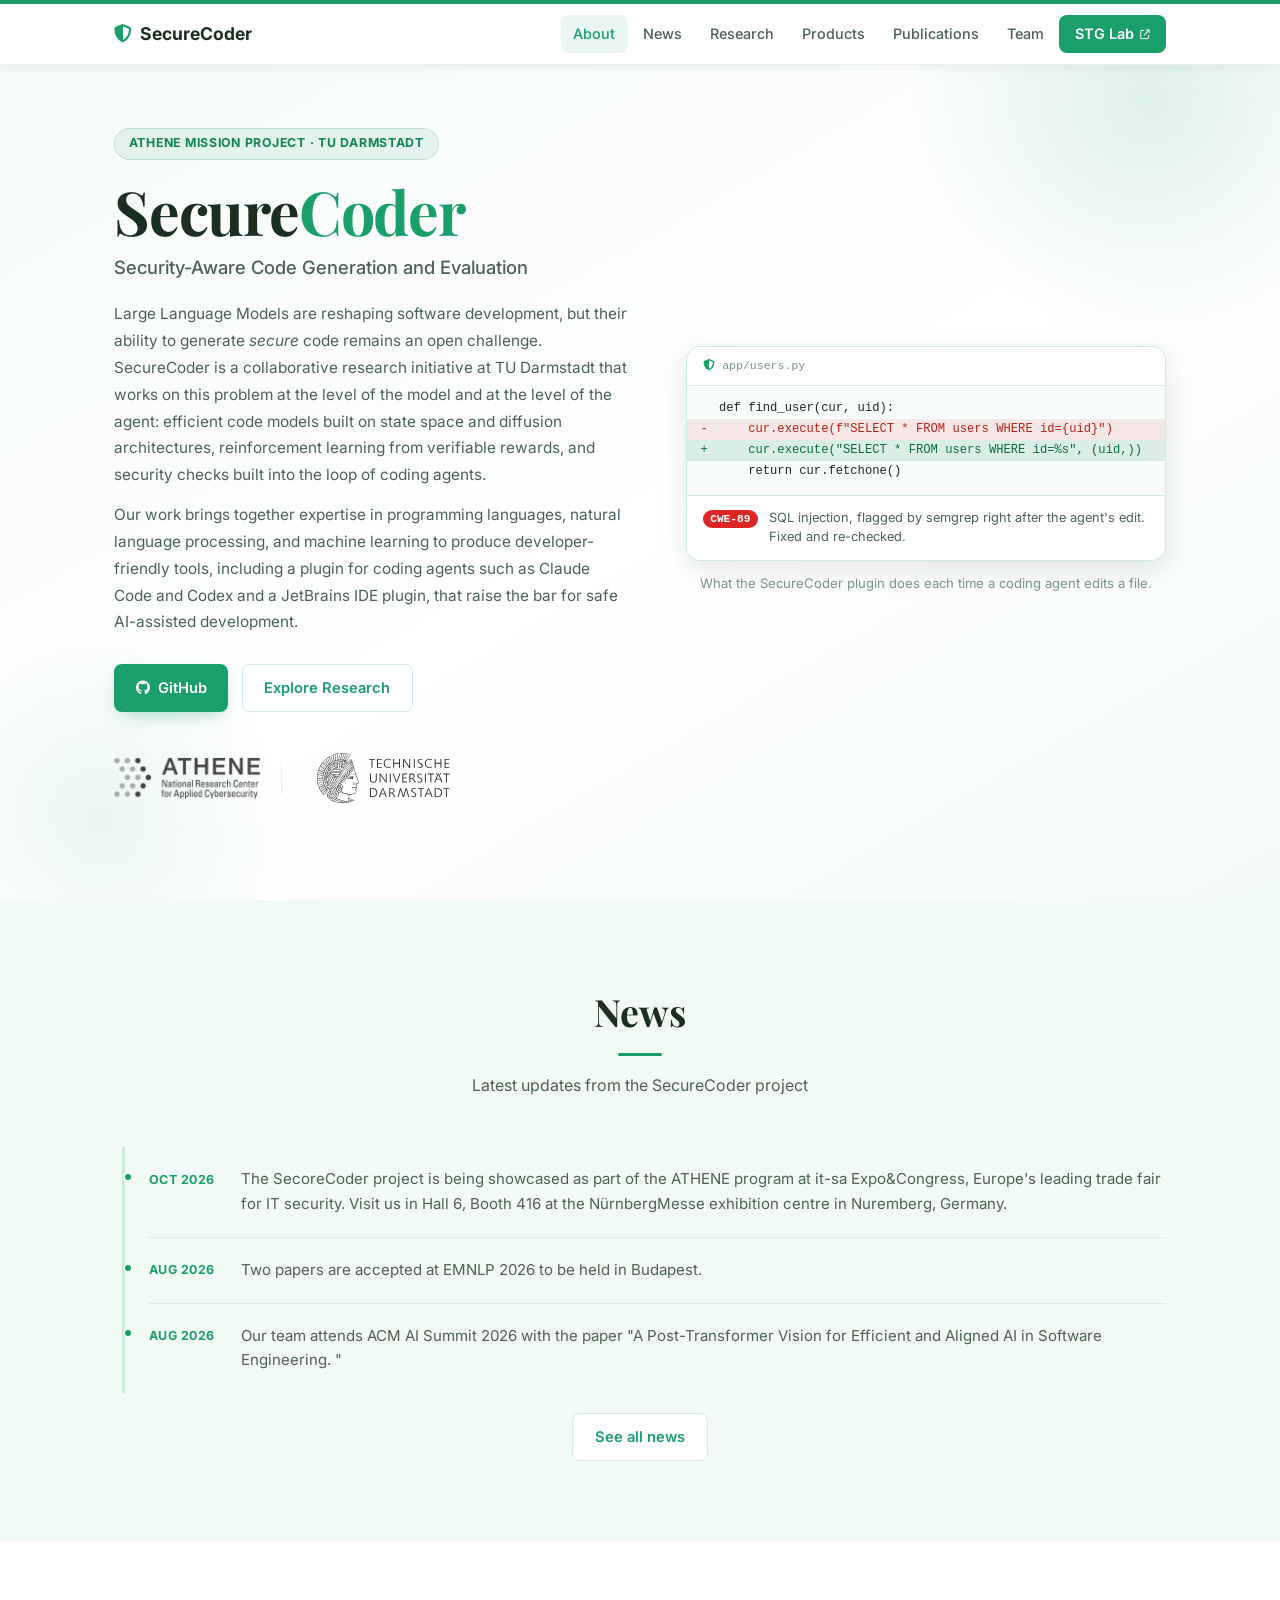
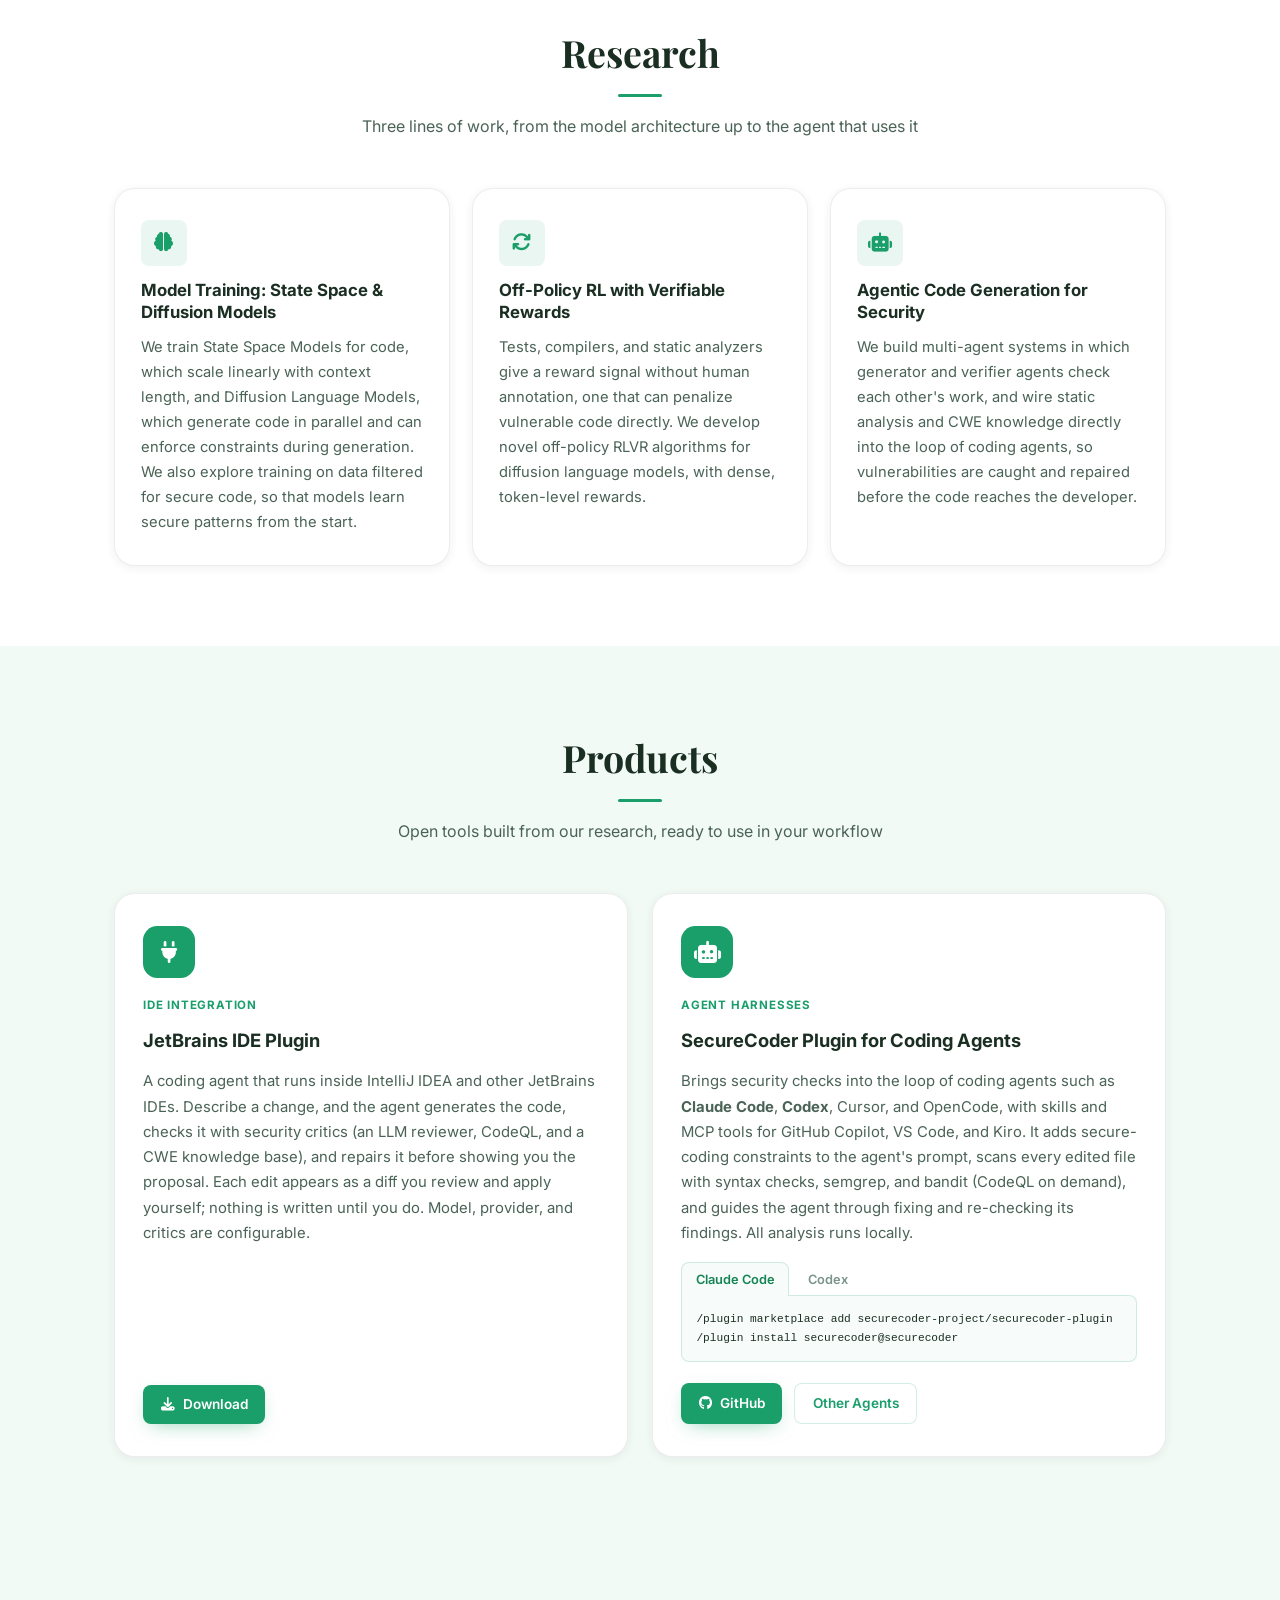
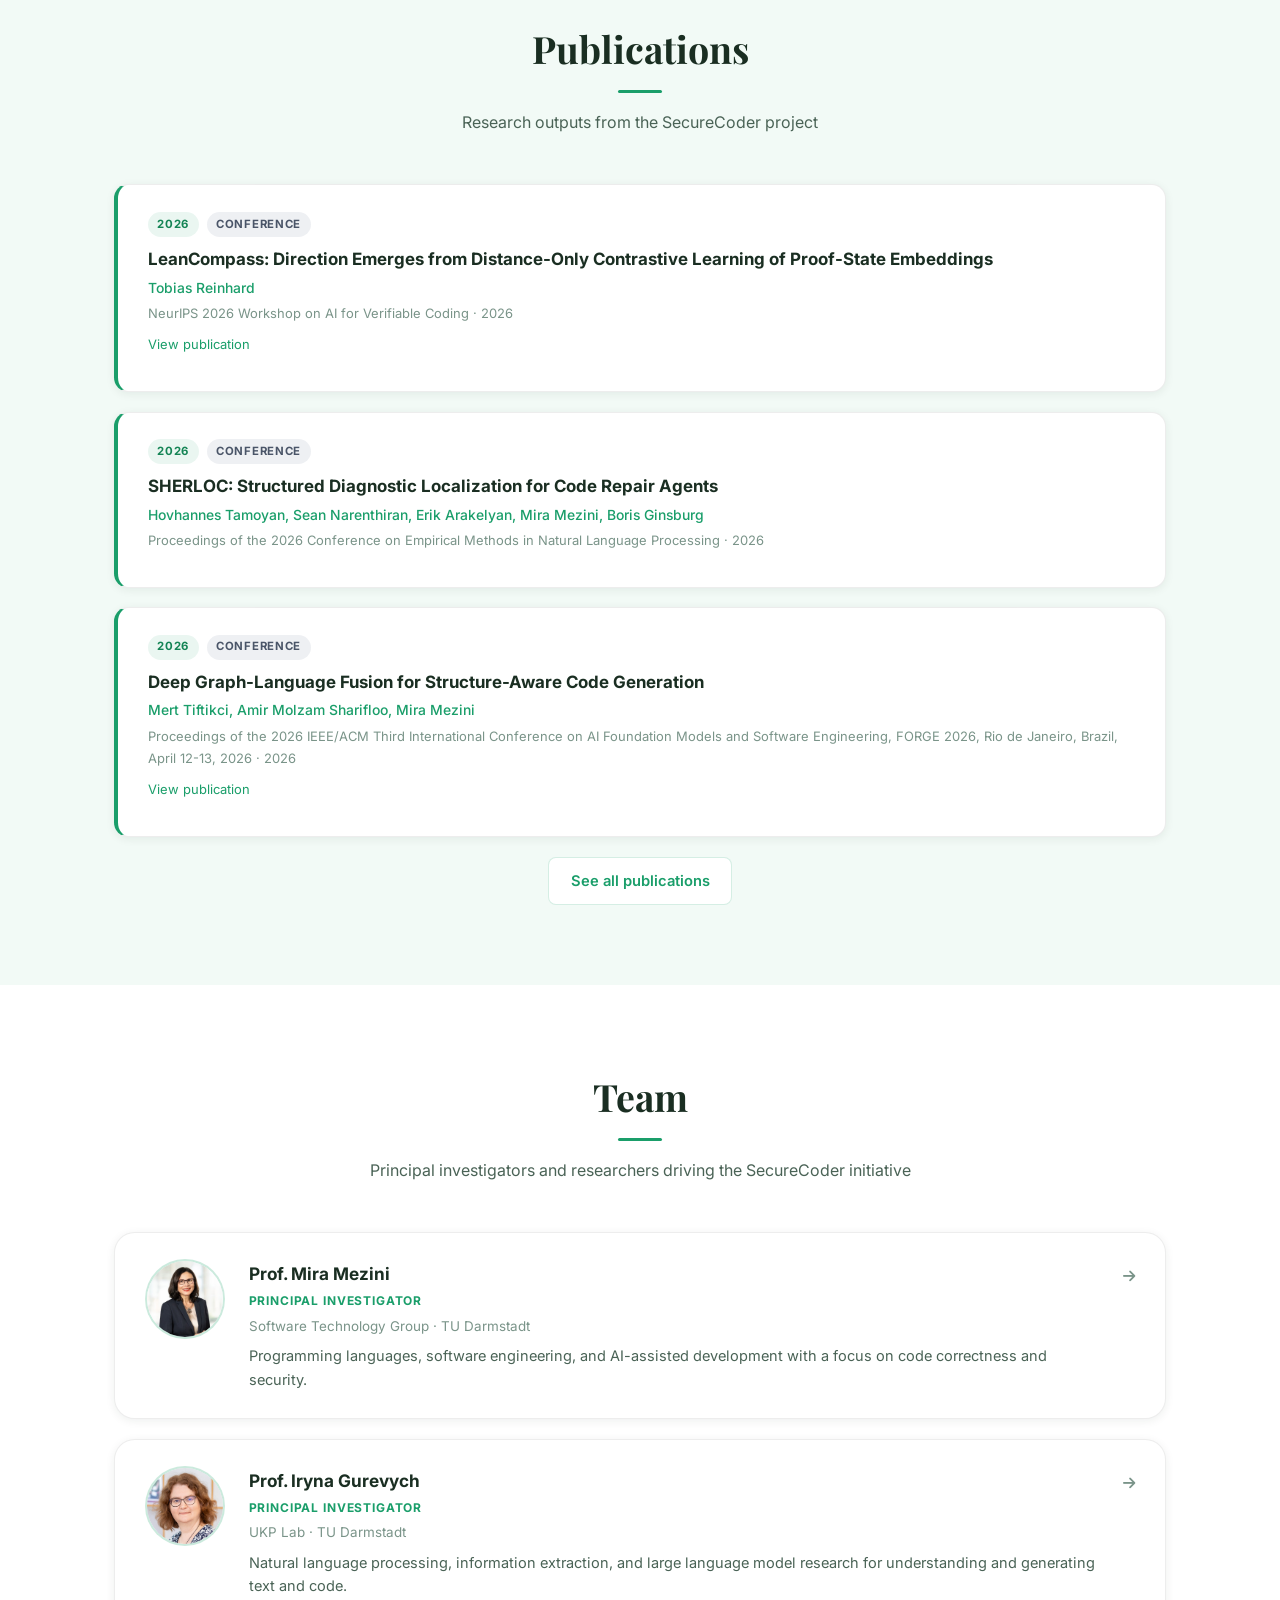
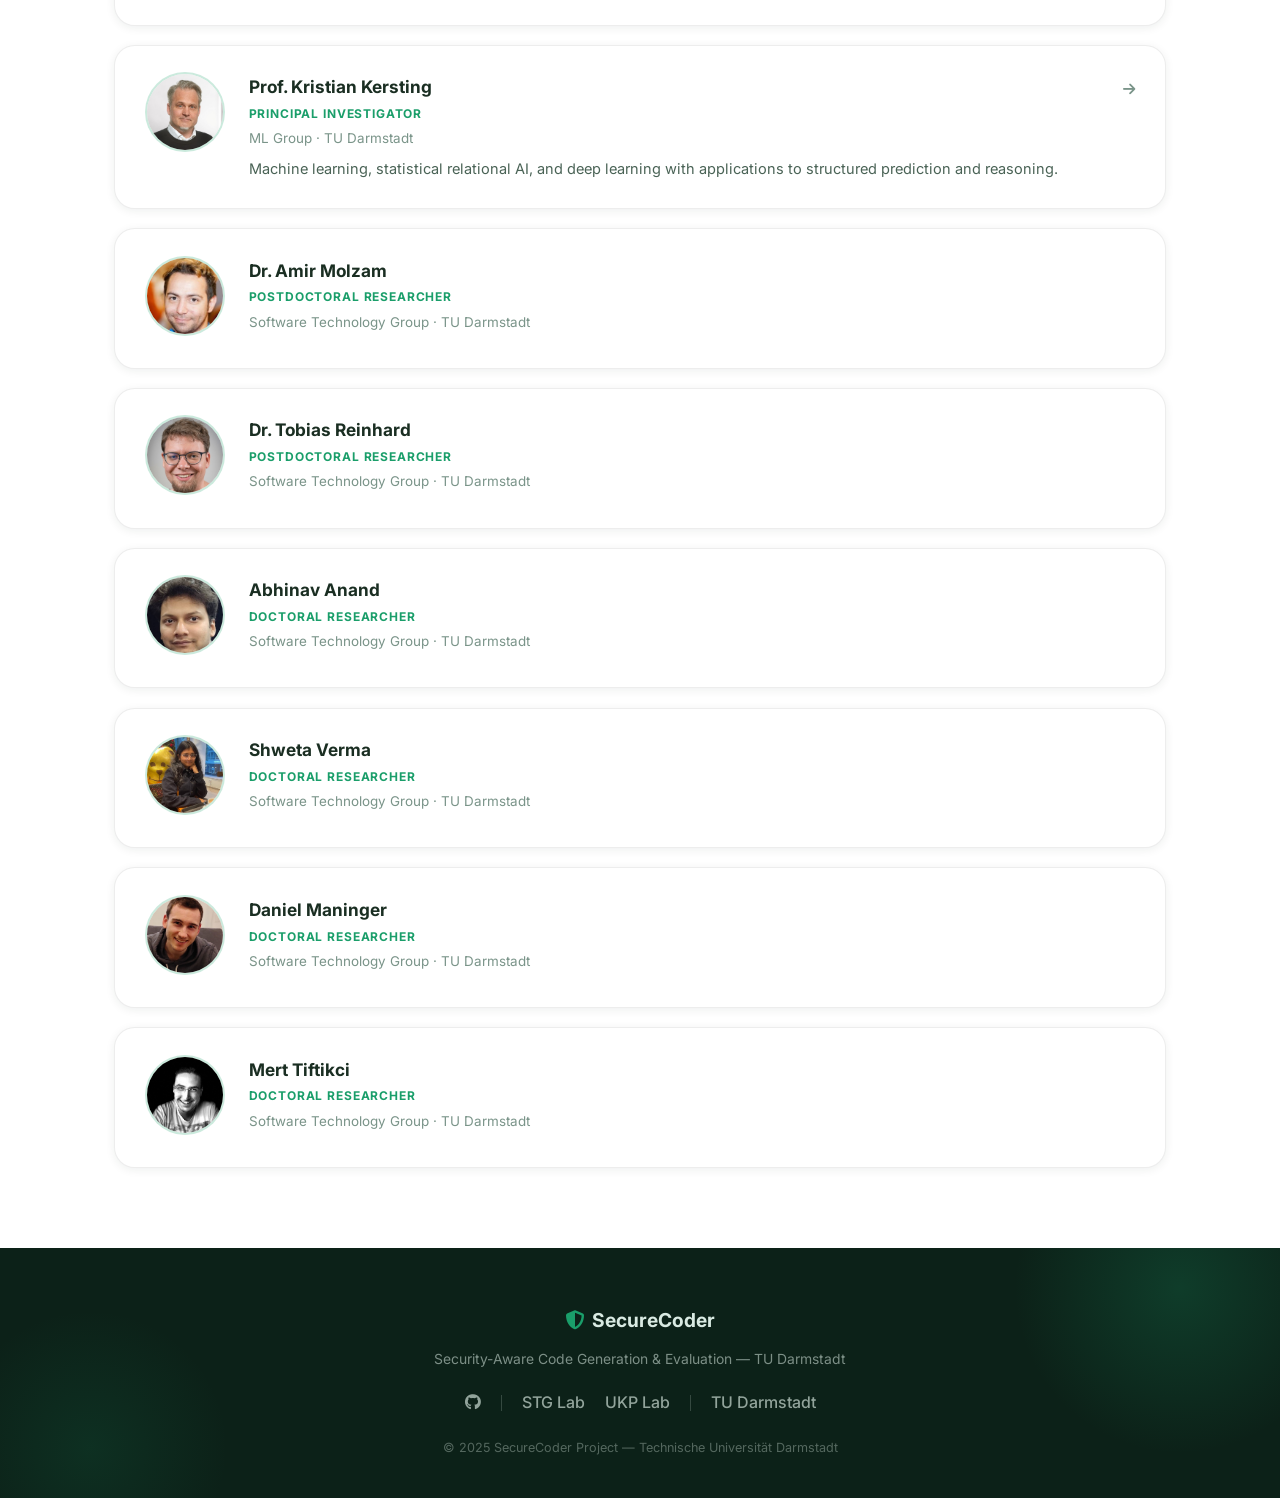
<file: index.html>
<!doctype html>
<html lang="en">
    <head>
        <meta charset="utf-8" />
        <meta name="viewport" content="width=device-width, initial-scale=1" />
        <meta
            name="description"
            content="SecureCoder, Security-aware code generation research at TU Darmstadt."
        />
        <meta
            name="keywords"
            content="SecureCoder, secure code generation, LLM, coding agents, security, TU Darmstadt"
        />
        <title>SecureCoder, Security-Aware Code Generation</title>

        <link rel="preconnect" href="https://fonts.googleapis.com" />
        <link rel="preconnect" href="https://fonts.gstatic.com" crossorigin />
        <link
            href="https://fonts.googleapis.com/css2?family=Inter:wght@300;400;500;600;700&family=Playfair+Display:wght@600;700&display=swap"
            rel="stylesheet"
        />
        <link
            rel="stylesheet"
            href="https://cdnjs.cloudflare.com/ajax/libs/font-awesome/6.5.0/css/all.min.css"
        />

        <link rel="stylesheet" href="./css/style.css" />
    </head>
    <body>
        <!-- ========== NAVBAR ========== -->
        <nav id="navbar" role="navigation" aria-label="main navigation">
            <div class="nav-inner">
                <a class="nav-brand" href="#about">
                    <span class="nav-logo-icon"
                        ><i class="fas fa-shield-halved"></i
                    ></span>
                    <span class="nav-logo-text">SecureCoder</span>
                </a>
                <button
                    class="nav-burger"
                    id="navBurger"
                    aria-label="Toggle menu"
                    aria-expanded="false"
                >
                    <span></span><span></span><span></span>
                </button>
                <ul class="nav-links" id="navLinks">
                    <li><a href="#about">About</a></li>
                    <li><a href="#news">News</a></li>
                    <li><a href="#research">Research</a></li>
                    <li><a href="#products">Products</a></li>
                    <li><a href="#publications">Publications</a></li>
                    <li><a href="#team">Team</a></li>
                    <li>
                        <a
                            href="https://www.st.informatik.tu-darmstadt.de/"
                            target="_blank"
                            rel="noopener"
                            class="nav-cta"
                            >STG Lab
                            <i
                                class="fas fa-arrow-up-right-from-square nav-ext-icon"
                            ></i
                        ></a>
                    </li>
                </ul>
            </div>
        </nav>

        <!-- ========== HERO / ABOUT ========== -->
        <section id="about" class="hero-section">
            <div class="hero-deco hero-deco-1"></div>
            <div class="hero-deco hero-deco-2"></div>
            <div class="container">
                <div class="hero-content">
                    <div class="hero-text">
                        <a
                            class="hero-badge"
                            href="https://www.athene-center.de/forschung/missionsprojekte"
                            target="_blank"
                            rel="noopener"
                            >ATHENE Mission Project &middot; TU Darmstadt</a
                        >
                        <h1 class="hero-title">
                            Secure<span class="accent">Coder</span>
                        </h1>
                        <p class="hero-subtitle">
                            Security-Aware Code Generation and Evaluation
                        </p>
                        <p class="hero-desc">
                            Large Language Models are reshaping software
                            development, but their ability to generate
                            <em>secure</em> code remains an open challenge.
                            SecureCoder is a collaborative research initiative
                            at TU Darmstadt that works on this problem at the
                            level of the model and at the level of the agent:
                            efficient code models built on state space and
                            diffusion architectures, reinforcement learning from
                            verifiable rewards, and security checks built into
                            the loop of coding agents.
                        </p>
                        <p class="hero-desc">
                            Our work brings together expertise in programming
                            languages, natural language processing, and machine
                            learning to produce developer-friendly tools,
                            including a plugin for coding agents such as Claude
                            Code and Codex and a JetBrains IDE plugin, that
                            raise the bar for safe AI-assisted development.
                        </p>
                        <div class="hero-links">
                            <a
                                href="https://github.com/SecureCoder-Project"
                                class="btn btn-primary"
                                target="_blank"
                                rel="noopener"
                            >
                                <i class="fab fa-github"></i> GitHub
                            </a>
                            <a href="#research" class="btn btn-outline"
                                >Explore Research</a
                            >
                        </div>
                        <div class="hero-affiliations">
                            <a
                                href="https://www.athene-center.de/forschung/missionsprojekte"
                                target="_blank"
                                rel="noopener"
                                class="affil-logo"
                                aria-label="ATHENE Mission Projects"
                            >
                                <img
                                    src="./static/images/Logo_of_ATHENE.png"
                                    alt="ATHENE Center"
                                    class="logo-athene"
                                />
                            </a>
                            <span class="affil-sep"></span>
                            <a
                                href="https://www.tu-darmstadt.de/"
                                target="_blank"
                                rel="noopener"
                                class="affil-logo"
                                aria-label="TU Darmstadt"
                            >
                                <img
                                    src="./static/images/tuda_logo_RGB.svg"
                                    alt="TU Darmstadt"
                                    class="logo-tuda"
                                />
                            </a>
                        </div>
                    </div>
                    <figure class="hero-visual hero-figure">
                        <div
                            class="diff"
                            role="img"
                            aria-label="Code diff: an agent's SQL query built with an f-string is flagged as CWE-89 SQL injection and replaced with a parameterized query."
                        >
                            <div class="diff-file">
                                <i class="fas fa-shield-halved"></i>
                                app/users.py
                            </div>
                            <pre
                                class="diff-body"
                                aria-hidden="true"
                            ><code><span class="ln">def find_user(cur, uid):</span>
<span class="ln ln-del">    cur.execute(f"SELECT * FROM users WHERE id={uid}")</span>
<span class="ln ln-add">    cur.execute("SELECT * FROM users WHERE id=%s", (uid,))</span>
<span class="ln">    return cur.fetchone()</span></code></pre>
                            <p class="diff-finding" aria-hidden="true">
                                <span class="finding-rule">CWE-89</span>
                                <span
                                    >SQL injection, flagged by semgrep right
                                    after the agent's edit. Fixed and
                                    re-checked.</span
                                >
                            </p>
                        </div>
                        <figcaption>
                            What the SecureCoder plugin does each time a coding
                            agent edits a file.
                        </figcaption>
                    </figure>
                </div>
            </div>
        </section>

        <!-- ========== NEWS ========== -->
        <section id="news" class="section section-subtle">
            <div class="container">
                <div class="section-header">
                    <h2 class="section-heading">News</h2>
                    <p class="section-sub">
                        Latest updates from the SecureCoder project
                    </p>
                </div>
                <div class="news-list" id="newsList" data-limit="3">
                    <div class="news-item">
                        <span class="news-date">Loading...</span>
                        <div class="news-body">
                            <p>Loading news updates...</p>
                        </div>
                    </div>
                </div>
                <div class="news-actions">
                    <a href="./news.html" class="btn btn-outline">
                        See all news
                    </a>
                </div>
            </div>
        </section>

        <!-- ========== RESEARCH ========== -->
        <section id="research" class="section section-default">
            <div class="container">
                <div class="section-header">
                    <h2 class="section-heading">Research</h2>
                    <p class="section-sub">
                        Three lines of work, from the model architecture up to
                        the agent that uses it
                    </p>
                </div>
                <div class="research-grid">
                    <div class="research-card">
                        <div class="research-icon">
                            <i class="fas fa-brain"></i>
                        </div>
                        <h3>
                            Model Training: State Space &amp; Diffusion Models
                        </h3>
                        <p>
                            We train State Space Models for code, which scale
                            linearly with context length, and Diffusion Language
                            Models, which generate code in parallel and can
                            enforce constraints during generation. We also
                            explore training on data filtered for secure code,
                            so that models learn secure patterns from the start.
                        </p>
                    </div>

                    <div class="research-card">
                        <div class="research-icon">
                            <i class="fas fa-arrows-rotate"></i>
                        </div>
                        <h3>Off-Policy RL with Verifiable Rewards</h3>
                        <p>
                            Tests, compilers, and static analyzers give a reward
                            signal without human annotation, one that can
                            penalize vulnerable code directly. We develop novel
                            off-policy RLVR algorithms for diffusion language
                            models, with dense, token-level rewards.
                        </p>
                    </div>

                    <div class="research-card">
                        <div class="research-icon">
                            <i class="fas fa-robot"></i>
                        </div>
                        <h3>Agentic Code Generation for Security</h3>
                        <p>
                            We build multi-agent systems in which generator and
                            verifier agents check each other's work, and wire
                            static analysis and CWE knowledge directly into the
                            loop of coding agents, so vulnerabilities are caught
                            and repaired before the code reaches the developer.
                        </p>
                    </div>
                </div>
            </div>
        </section>

        <!-- ========== PRODUCTS ========== -->
        <section id="products" class="section section-subtle">
            <div class="container">
                <div class="section-header">
                    <h2 class="section-heading">Products</h2>
                    <p class="section-sub">
                        Open tools built from our research, ready to use in your
                        workflow
                    </p>
                </div>
                <div class="products-grid">
                    <div class="product-card">
                        <div class="product-icon">
                            <i class="fas fa-plug"></i>
                        </div>
                        <div class="product-label">IDE Integration</div>
                        <h3>JetBrains IDE Plugin</h3>
                        <p>
                            A coding agent that runs inside IntelliJ IDEA and
                            other JetBrains IDEs. Describe a change, and the
                            agent generates the code, checks it with security
                            critics (an LLM reviewer, CodeQL, and a CWE
                            knowledge base), and repairs it before showing you
                            the proposal. Each edit appears as a diff you review
                            and apply yourself; nothing is written until you do.
                            Model, provider, and critics are configurable.
                        </p>
                        <div class="product-actions">
                            <a
                                href="https://plugins.jetbrains.com/plugin/28916-securecoder"
                                class="btn btn-primary"
                                target="_blank"
                                rel="noopener"
                            >
                                <i class="fas fa-download"></i> Download
                            </a>
                        </div>
                    </div>

                    <div class="product-card">
                        <div class="product-icon">
                            <i class="fas fa-robot"></i>
                        </div>
                        <div class="product-label">Agent Harnesses</div>
                        <h3>SecureCoder Plugin for Coding Agents</h3>
                        <p>
                            Brings security checks into the loop of coding
                            agents such as <strong>Claude Code</strong>,
                            <strong>Codex</strong>, Cursor, and OpenCode, with
                            skills and MCP tools for GitHub Copilot, VS Code,
                            and Kiro. It adds secure-coding constraints to the
                            agent's prompt, scans every edited file with syntax
                            checks, semgrep, and bandit (CodeQL on demand), and
                            guides the agent through fixing and re-checking its
                            findings. All analysis runs locally.
                        </p>
                        <div class="install">
                            <div
                                class="install-tabs"
                                role="tablist"
                                aria-label="Install command"
                            >
                                <button
                                    role="tab"
                                    id="tab-claude"
                                    aria-controls="panel-claude"
                                    aria-selected="true"
                                >
                                    Claude Code
                                </button>
                                <button
                                    role="tab"
                                    id="tab-codex"
                                    aria-controls="panel-codex"
                                    aria-selected="false"
                                    tabindex="-1"
                                >
                                    Codex
                                </button>
                            </div>
                            <pre
                                class="install-panel"
                                role="tabpanel"
                                id="panel-claude"
                                aria-labelledby="tab-claude"
                                tabindex="0"
                            ><code>/plugin marketplace add securecoder-project/securecoder-plugin
/plugin install securecoder@securecoder</code></pre>
                            <pre
                                class="install-panel"
                                role="tabpanel"
                                id="panel-codex"
                                aria-labelledby="tab-codex"
                                tabindex="0"
                                hidden
                            ><code>codex plugin marketplace add securecoder-project/securecoder-plugin
codex plugin add securecoder@securecoder</code></pre>
                        </div>
                        <div class="product-actions">
                            <a
                                href="https://github.com/securecoder-project/securecoder-plugin"
                                class="btn btn-primary"
                                target="_blank"
                                rel="noopener"
                            >
                                <i class="fab fa-github"></i> GitHub
                            </a>
                            <a
                                href="https://github.com/securecoder-project/securecoder-plugin/blob/main/INSTALL.md"
                                class="btn btn-outline"
                                target="_blank"
                                rel="noopener"
                                >Other Agents</a
                            >
                        </div>
                    </div>
                </div>
            </div>
        </section>

        <!-- ========== PUBLICATIONS ========== -->
        <section id="publications" class="section section-subtle">
            <div class="container">
                <div class="section-header">
                    <h2 class="section-heading">Publications</h2>
                    <p class="section-sub">
                        Research outputs from the SecureCoder project
                    </p>
                </div>
                <div class="pub-list" id="pubList" data-limit="3">
                    <div class="pub-card">
                        <p class="pub-venue">
                            Loading publications from BibTeX...
                        </p>
                    </div>
                </div>
                <div class="pub-actions">
                    <a href="./publications.html" class="btn btn-outline">
                        See all publications
                    </a>
                </div>
            </div>
        </section>

        <!-- ========== TEAM ========== -->
        <section id="team" class="section section-default">
            <div class="container">
                <div class="section-header">
                    <h2 class="section-heading">Team</h2>
                    <p class="section-sub">
                        Principal investigators and researchers driving the
                        SecureCoder initiative
                    </p>
                </div>
                <div class="team-grid">
                    <a
                        class="team-card"
                        href="https://www.st.informatik.tu-darmstadt.de/people/mira_mezini/"
                        target="_blank"
                        rel="noopener"
                    >
                        <div class="team-avatar">
                            <img
                                src="./static/images/hessianAI_MiraMezini_0x415.jpg"
                                alt="Mira Mezini"
                            />
                        </div>
                        <div class="team-info">
                            <div class="team-name">Prof. Mira Mezini</div>
                            <div class="team-role">Principal Investigator</div>
                            <div class="team-affiliation">
                                Software Technology Group &middot; TU Darmstadt
                            </div>
                            <p class="team-focus">
                                Programming languages, software engineering, and
                                AI-assisted development with a focus on code
                                correctness and security.
                            </p>
                        </div>
                        <span class="team-link-icon"
                            ><i class="fas fa-arrow-right"></i
                        ></span>
                    </a>

                    <a
                        class="team-card"
                        href="https://www.informatik.tu-darmstadt.de/ukp/ukp_home/head_ukp/index.en.jsp"
                        target="_blank"
                        rel="noopener"
                    >
                        <div class="team-avatar">
                            <img
                                src="./static/images/Iryna-Gurevych_Ruediger-Dunker_2022_1zu1_415x415.png"
                                alt="Iryna Gurevych"
                            />
                        </div>
                        <div class="team-info">
                            <div class="team-name">Prof. Iryna Gurevych</div>
                            <div class="team-role">Principal Investigator</div>
                            <div class="team-affiliation">
                                UKP Lab &middot; TU Darmstadt
                            </div>
                            <p class="team-focus">
                                Natural language processing, information
                                extraction, and large language model research
                                for understanding and generating text and code.
                            </p>
                        </div>
                        <span class="team-link-icon"
                            ><i class="fas fa-arrow-right"></i
                        ></span>
                    </a>

                    <a
                        class="team-card"
                        href="https://www.ml.informatik.tu-darmstadt.de/people/kkersting/index.html"
                        target="_blank"
                        rel="noopener"
                    >
                        <div class="team-avatar">
                            <img
                                src="./static/images/kersting_kristian_2503x3466_415x415.jpg"
                                alt="Kristian Kersting"
                            />
                        </div>
                        <div class="team-info">
                            <div class="team-name">Prof. Kristian Kersting</div>
                            <div class="team-role">Principal Investigator</div>
                            <div class="team-affiliation">
                                ML Group &middot; TU Darmstadt
                            </div>
                            <p class="team-focus">
                                Machine learning, statistical relational AI, and
                                deep learning with applications to structured
                                prediction and reasoning.
                            </p>
                        </div>
                        <span class="team-link-icon"
                            ><i class="fas fa-arrow-right"></i
                        ></span>
                    </a>

                    <div class="team-card">
                        <div class="team-avatar">
                            <img
                                src="./static/images/Amir_Molzam_Sharifloo.jpg"
                                alt="Dr. Amir Molzam"
                            />
                        </div>
                        <div class="team-info">
                            <div class="team-name">Dr. Amir Molzam</div>
                            <div class="team-role">Postdoctoral Researcher</div>
                            <div class="team-affiliation">
                                Software Technology Group &middot; TU Darmstadt
                            </div>
                        </div>
                    </div>

                    <div class="team-card">
                        <div class="team-avatar">
                            <img
                                src="./static/images/Tobias_Reinhard.jpg"
                                alt="Dr. Tobias Reinhard"
                            />
                        </div>
                        <div class="team-info">
                            <div class="team-name">Dr. Tobias Reinhard</div>
                            <div class="team-role">Postdoctoral Researcher</div>
                            <div class="team-affiliation">
                                Software Technology Group &middot; TU Darmstadt
                            </div>
                        </div>
                    </div>

                    <div class="team-card">
                        <div class="team-avatar">
                            <img
                                src="./static/images/Abhinav_Anand.jpg"
                                alt="Abhinav Anand"
                            />
                        </div>
                        <div class="team-info">
                            <div class="team-name">Abhinav Anand</div>
                            <div class="team-role">Doctoral Researcher</div>
                            <div class="team-affiliation">
                                Software Technology Group &middot; TU Darmstadt
                            </div>
                        </div>
                    </div>

                    <div class="team-card">
                        <div class="team-avatar">
                            <img
                                src="./static/images/Shweta_Verma.jpg"
                                alt="Shweta Verma"
                            />
                        </div>
                        <div class="team-info">
                            <div class="team-name">Shweta Verma</div>
                            <div class="team-role">Doctoral Researcher</div>
                            <div class="team-affiliation">
                                Software Technology Group &middot; TU Darmstadt
                            </div>
                        </div>
                    </div>

                    <div class="team-card">
                        <div class="team-avatar">
                            <img
                                src="./static/images/Daniel_Maninger.jpg"
                                alt="Daniel Maninger"
                            />
                        </div>
                        <div class="team-info">
                            <div class="team-name">Daniel Maninger</div>
                            <div class="team-role">Doctoral Researcher</div>
                            <div class="team-affiliation">
                                Software Technology Group &middot; TU Darmstadt
                            </div>
                        </div>
                    </div>

                    <div class="team-card">
                        <div class="team-avatar">
                            <img
                                src="./static/images/Mert_Tiftikci.jpg"
                                alt="Mert Tiftikci"
                            />
                        </div>
                        <div class="team-info">
                            <div class="team-name">Mert Tiftikci</div>
                            <div class="team-role">Doctoral Researcher</div>
                            <div class="team-affiliation">
                                Software Technology Group &middot; TU Darmstadt
                            </div>
                        </div>
                    </div>
                </div>
            </div>
        </section>

        <!-- ========== FOOTER ========== -->
        <footer class="site-footer">
            <div class="footer-deco footer-deco-1"></div>
            <div class="footer-deco footer-deco-2"></div>
            <div class="container footer-inner">
                <div class="footer-brand">
                    <span class="footer-logo-icon"
                        ><i class="fas fa-shield-halved"></i
                    ></span>
                    <span class="footer-logo-text">SecureCoder</span>
                </div>
                <p class="footer-tagline">
                    Security-Aware Code Generation &amp; Evaluation &mdash; TU
                    Darmstadt
                </p>
                <div class="footer-links">
                    <a
                        href="https://github.com/SecureCoder-Project"
                        target="_blank"
                        rel="noopener"
                        aria-label="GitHub"
                        ><i class="fab fa-github"></i
                    ></a>
                    <span class="footer-divider"></span>
                    <a
                        href="https://www.st.informatik.tu-darmstadt.de/"
                        target="_blank"
                        rel="noopener"
                        >STG Lab</a
                    >
                    <a
                        href="https://www.informatik.tu-darmstadt.de/ukp"
                        target="_blank"
                        rel="noopener"
                        >UKP Lab</a
                    >
                    <span class="footer-divider"></span>
                    <a
                        href="https://www.tu-darmstadt.de/"
                        target="_blank"
                        rel="noopener"
                        >TU Darmstadt</a
                    >
                </div>
                <p class="footer-copy">
                    &copy; 2025 SecureCoder Project &mdash; Technische
                    Universit&auml;t Darmstadt
                </p>
            </div>
        </footer>

        <script src="./js/main.js?v=20260504"></script>
    </body>
</html>
</file>
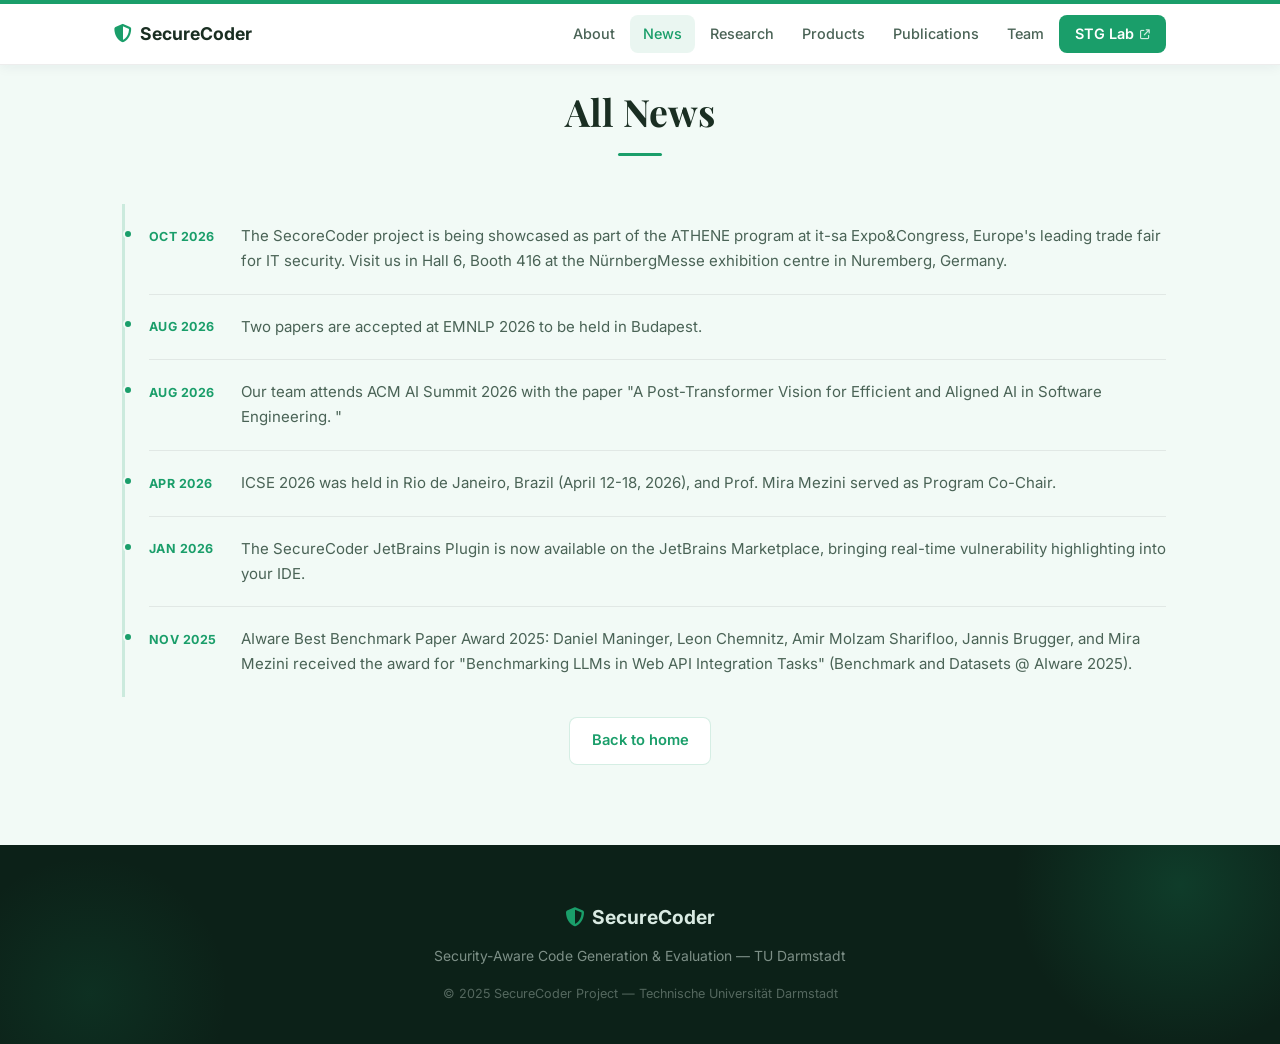
<file: news.html>
<!doctype html>
<html lang="en">
    <head>
        <meta charset="utf-8" />
        <meta name="viewport" content="width=device-width, initial-scale=1" />
        <meta
            name="description"
            content="All SecureCoder news updates."
        />
        <meta
            name="keywords"
            content="SecureCoder, news, updates, TU Darmstadt"
        />
        <title>SecureCoder News</title>

        <link rel="preconnect" href="https://fonts.googleapis.com" />
        <link rel="preconnect" href="https://fonts.gstatic.com" crossorigin />
        <link
            href="https://fonts.googleapis.com/css2?family=Inter:wght@300;400;500;600;700&family=Playfair+Display:wght@600;700&display=swap"
            rel="stylesheet"
        />
        <link
            rel="stylesheet"
            href="https://cdnjs.cloudflare.com/ajax/libs/font-awesome/6.5.0/css/all.min.css"
        />

        <link rel="stylesheet" href="./css/style.css" />
    </head>
    <body>
        <nav id="navbar" role="navigation" aria-label="main navigation">
            <div class="nav-inner">
                <a class="nav-brand" href="./index.html#about">
                    <span class="nav-logo-icon"
                        ><i class="fas fa-shield-halved"></i
                    ></span>
                    <span class="nav-logo-text">SecureCoder</span>
                </a>
                <button
                    class="nav-burger"
                    id="navBurger"
                    aria-label="Toggle menu"
                    aria-expanded="false"
                >
                    <span></span><span></span><span></span>
                </button>
                <ul class="nav-links" id="navLinks">
                    <li><a href="./index.html#about">About</a></li>
                    <li><a href="#news">News</a></li>
                    <li><a href="./index.html#research">Research</a></li>
                    <li><a href="./index.html#products">Products</a></li>
                    <li><a href="./publications.html">Publications</a></li>
                    <li><a href="./index.html#team">Team</a></li>
                    <li><a href="https://www.st.informatik.tu-darmstadt.de/" target="_blank" rel="noopener" class="nav-cta">STG Lab <i class="fas fa-arrow-up-right-from-square nav-ext-icon"></i></a></li>
                </ul>
            </div>
        </nav>

        <section id="news" class="section section-subtle">
            <div class="container">
                <div class="section-header">
                    <h2 class="section-heading">All News</h2>
                </div>
                <div class="news-list" id="newsList">
                    <div class="news-item">
                        <span class="news-date">Loading...</span>
                        <div class="news-body">
                            <p>Loading news updates...</p>
                        </div>
                    </div>
                </div>
                <div class="news-actions">
                    <a href="./index.html#news" class="btn btn-outline">
                        Back to home
                    </a>
                </div>
            </div>
        </section>

        <footer class="site-footer">
            <div class="footer-deco footer-deco-1"></div>
            <div class="footer-deco footer-deco-2"></div>
            <div class="container footer-inner">
                <div class="footer-brand">
                    <span class="footer-logo-icon"
                        ><i class="fas fa-shield-halved"></i
                    ></span>
                    <span class="footer-logo-text">SecureCoder</span>
                </div>
                <p class="footer-tagline">
                    Security-Aware Code Generation &amp; Evaluation &mdash; TU
                    Darmstadt
                </p>
                <p class="footer-copy">
                    &copy; 2025 SecureCoder Project &mdash; Technische
                    Universit&auml;t Darmstadt
                </p>
            </div>
        </footer>

        <script src="./js/main.js?v=20260504"></script>
    </body>
</html>
</file>
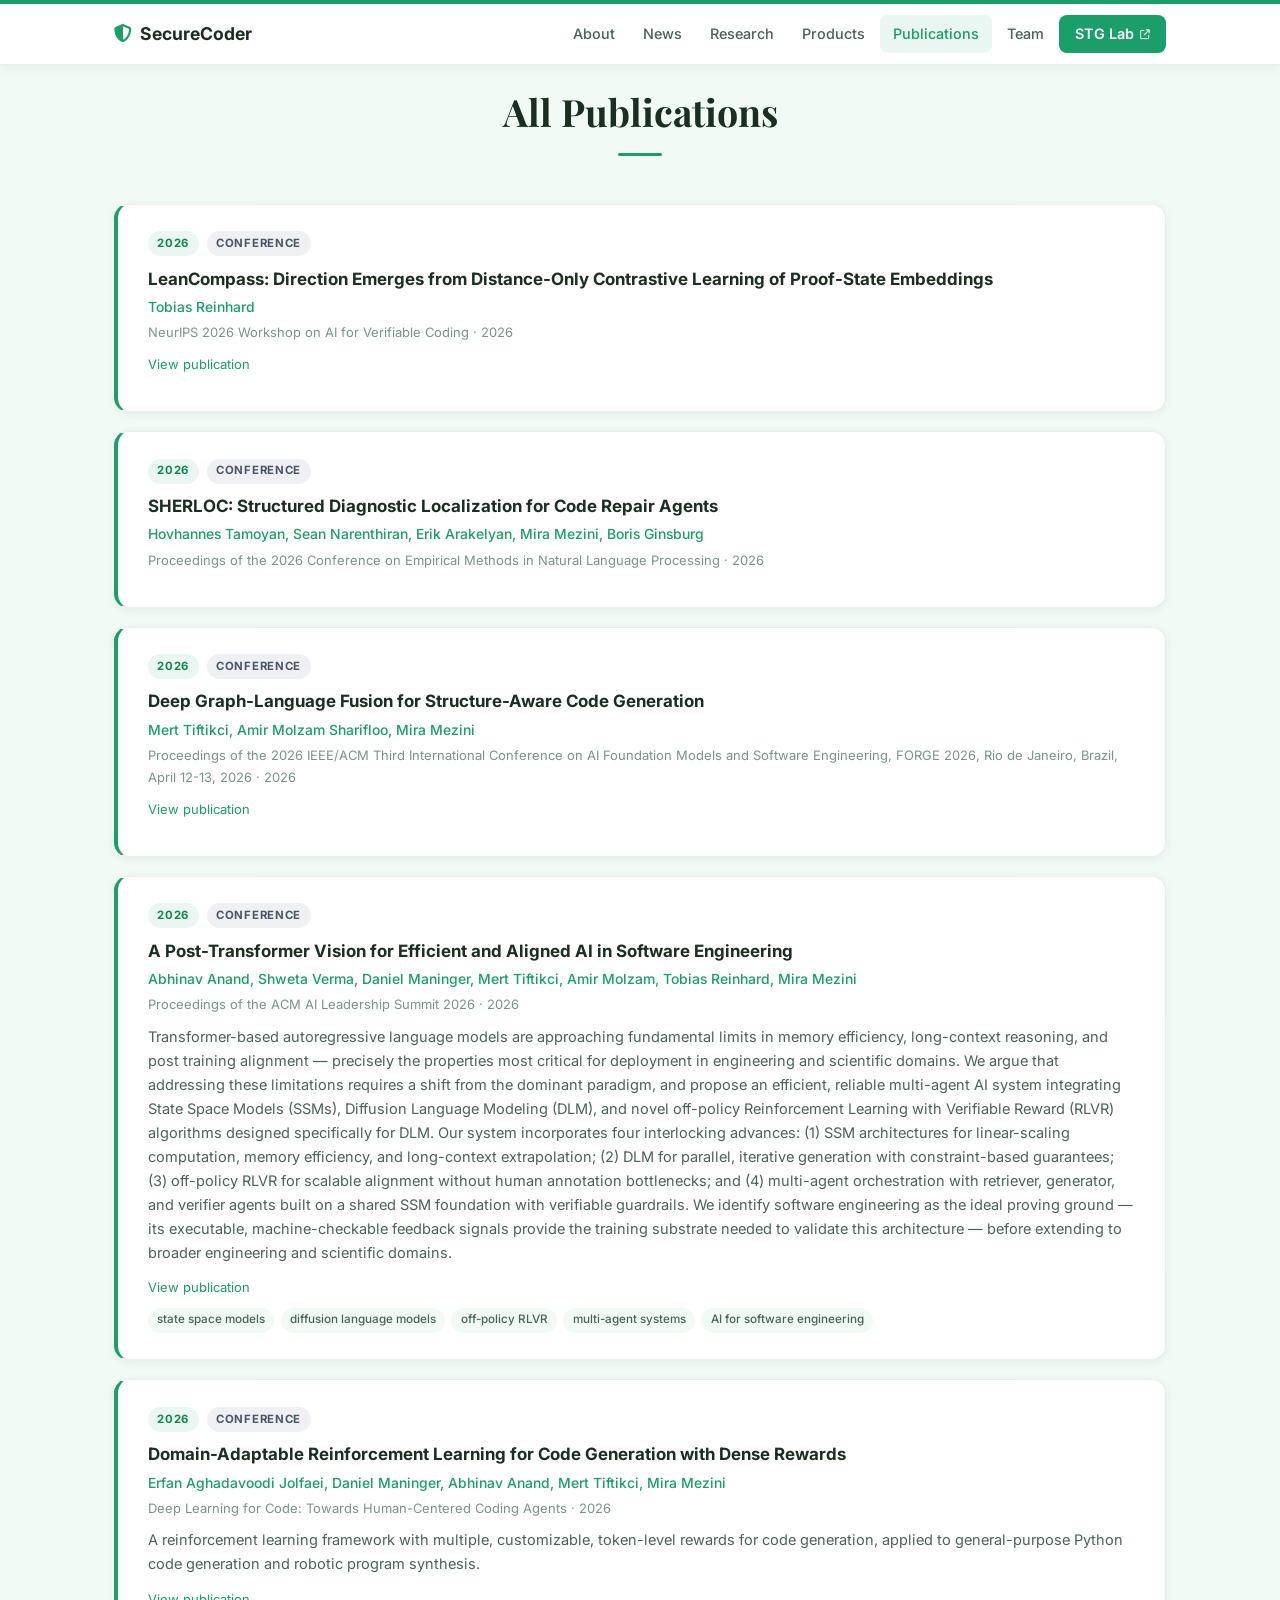
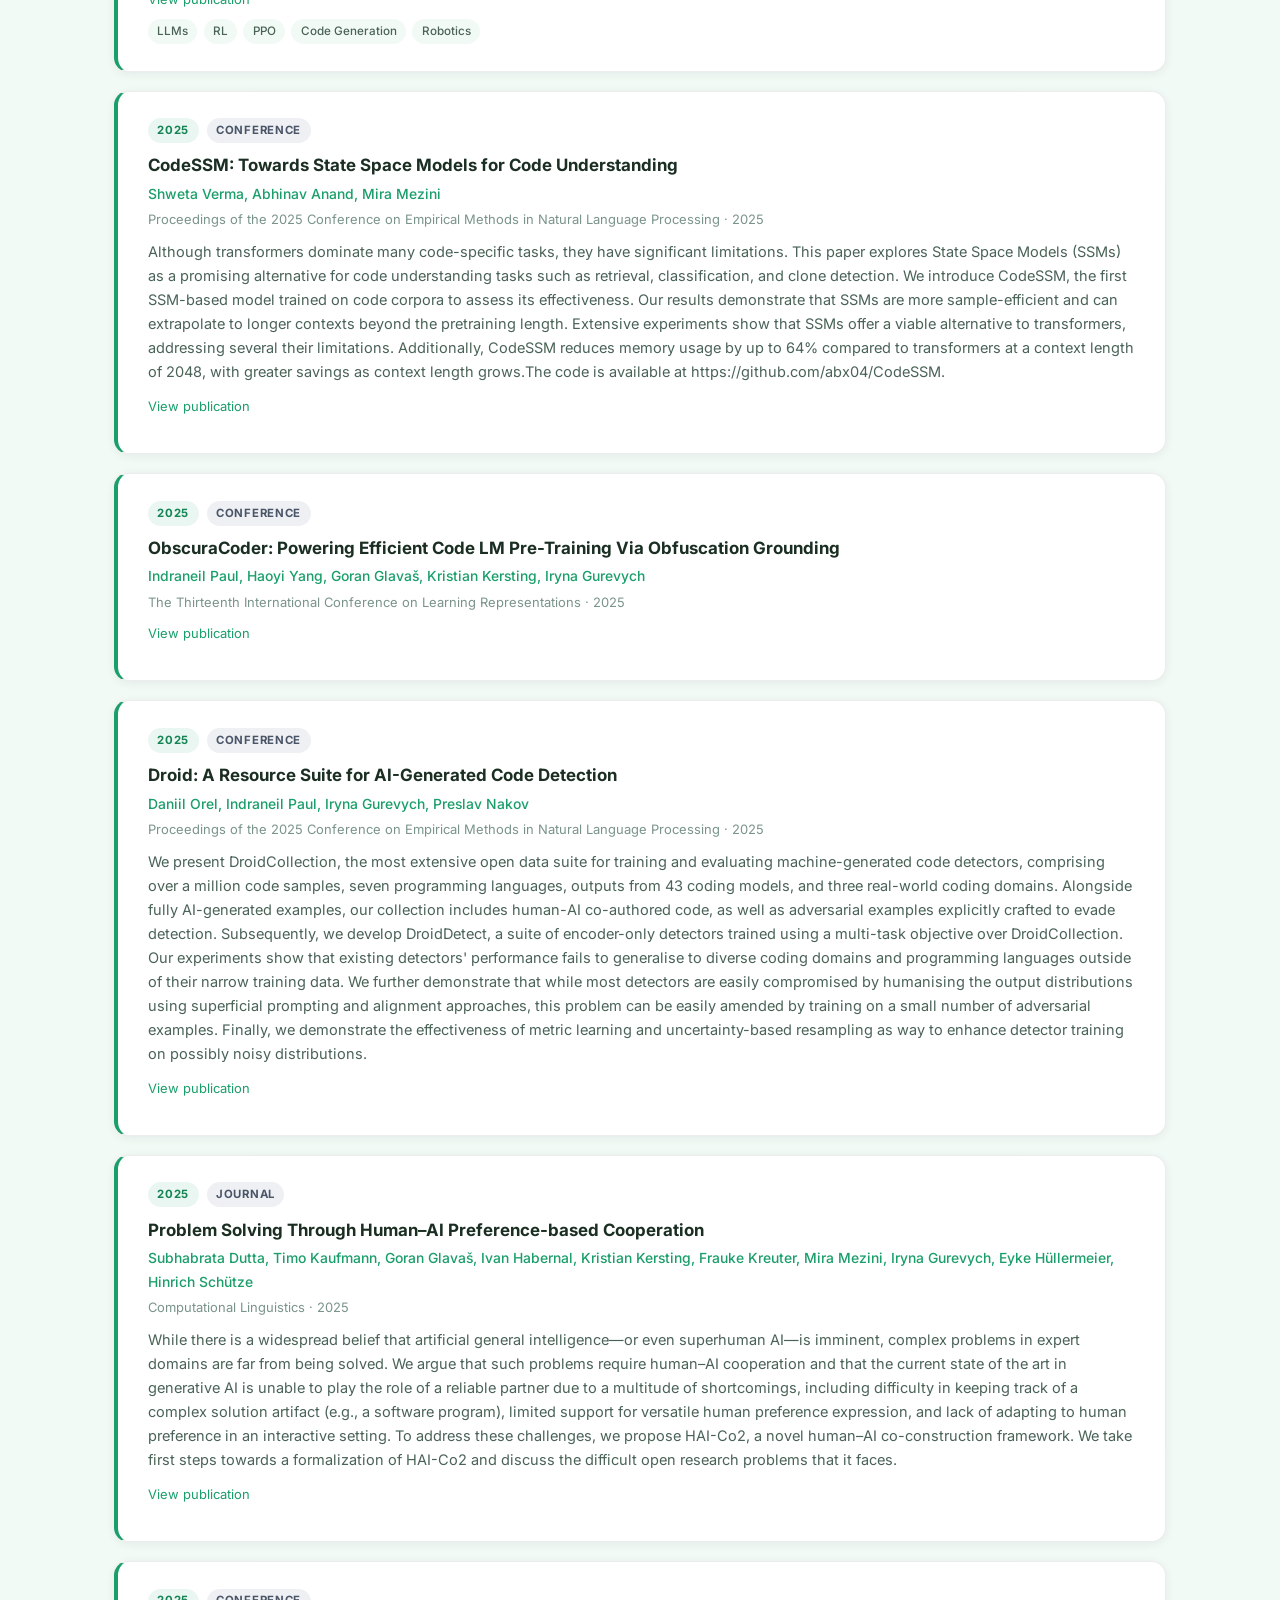
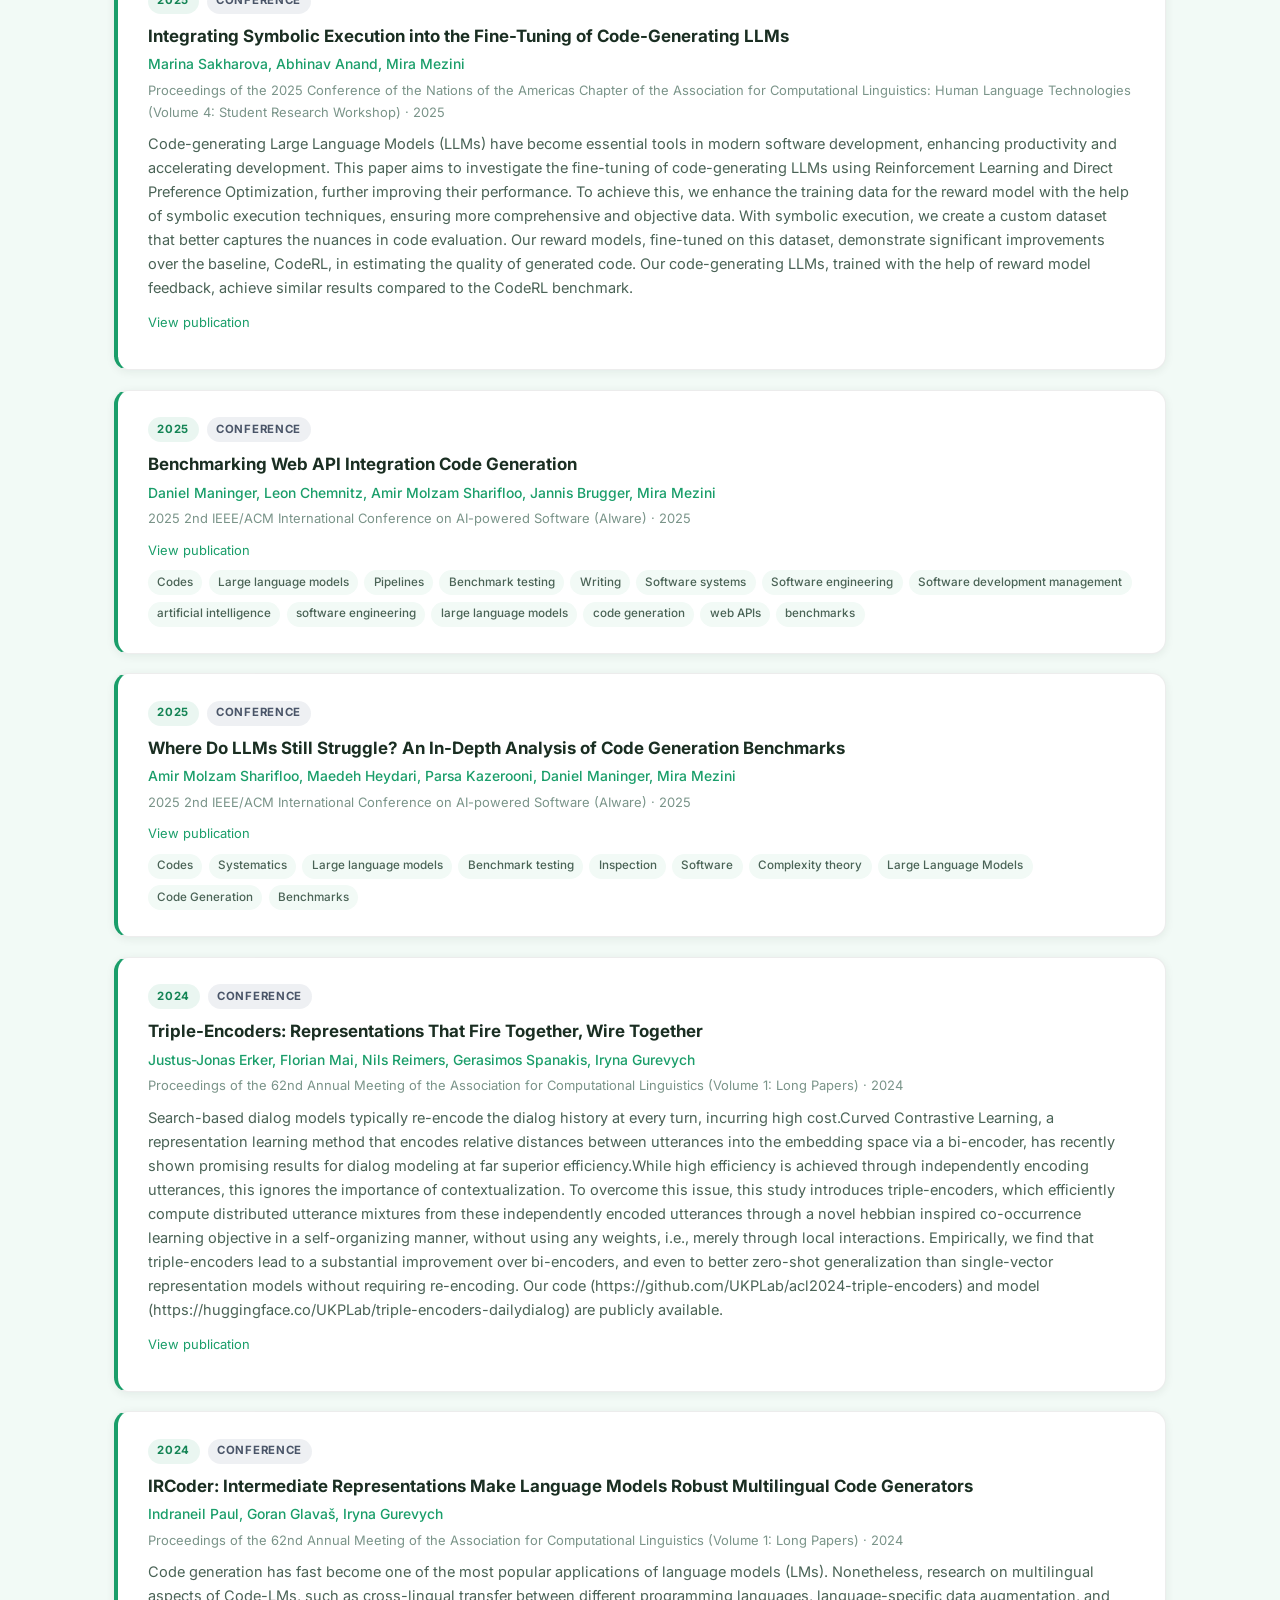
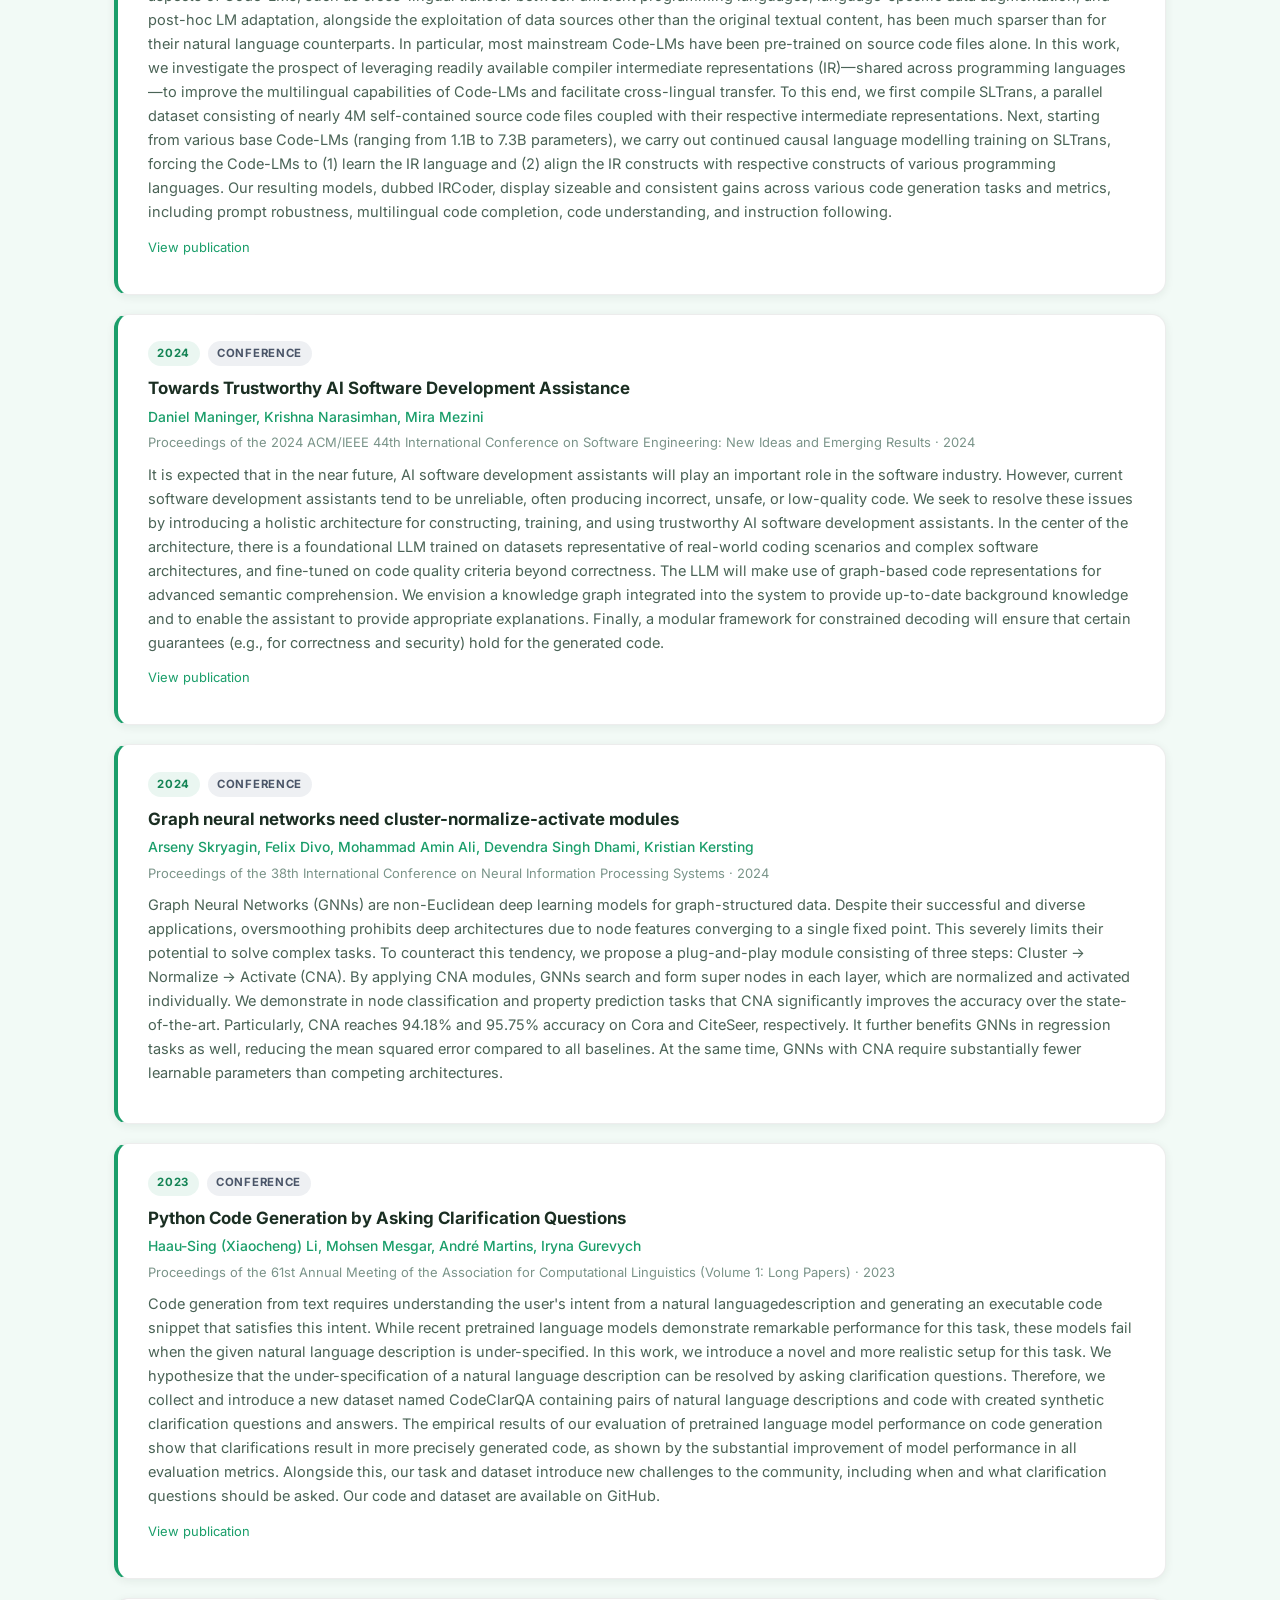
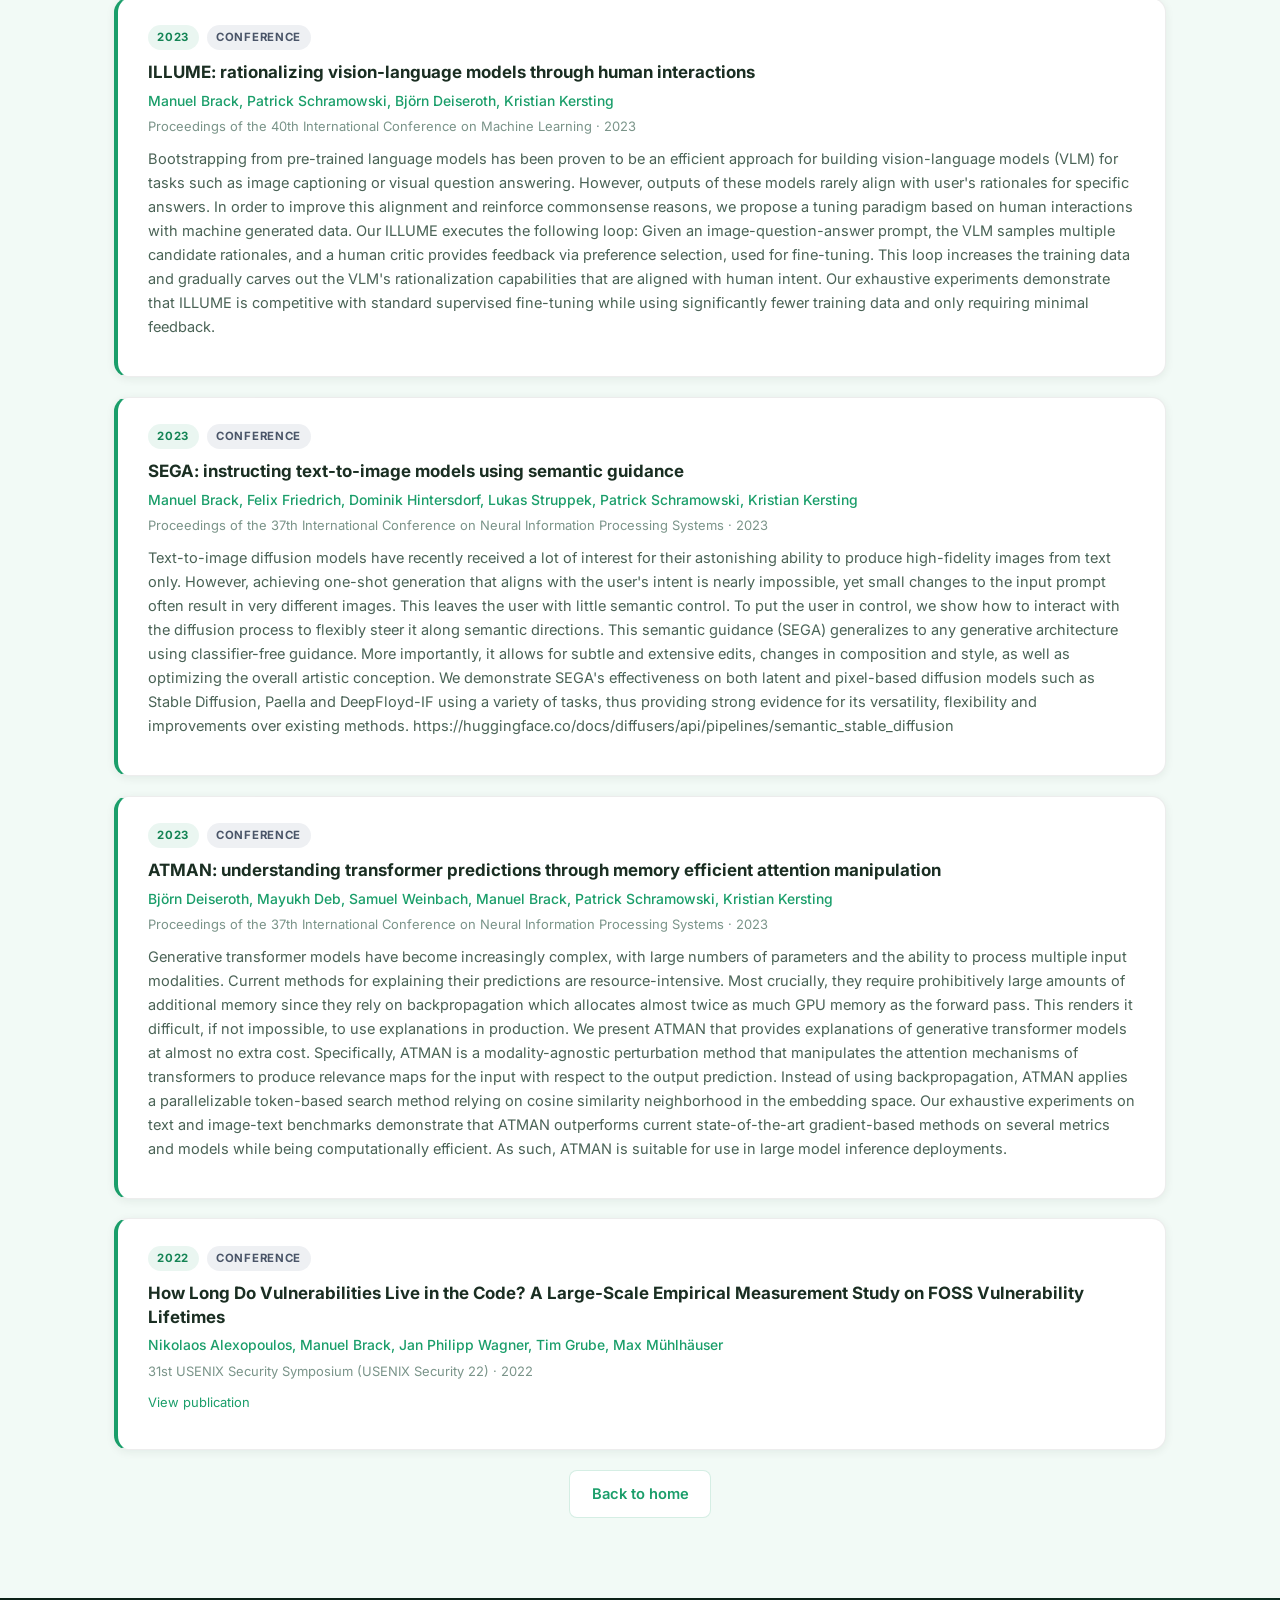
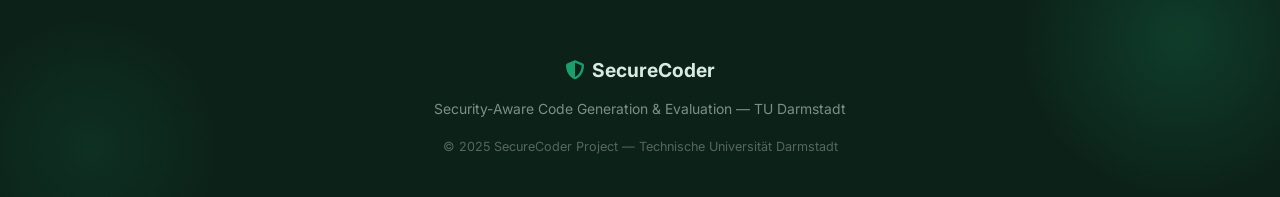
<file: publications.html>
<!doctype html>
<html lang="en">
    <head>
        <meta charset="utf-8" />
        <meta name="viewport" content="width=device-width, initial-scale=1" />
        <meta
            name="description"
            content="All SecureCoder publications from BibTeX."
        />
        <meta
            name="keywords"
            content="SecureCoder, publications, BibTeX, TU Darmstadt"
        />
        <title>SecureCoder Publications</title>

        <link rel="preconnect" href="https://fonts.googleapis.com" />
        <link rel="preconnect" href="https://fonts.gstatic.com" crossorigin />
        <link
            href="https://fonts.googleapis.com/css2?family=Inter:wght@300;400;500;600;700&family=Playfair+Display:wght@600;700&display=swap"
            rel="stylesheet"
        />
        <link
            rel="stylesheet"
            href="https://cdnjs.cloudflare.com/ajax/libs/font-awesome/6.5.0/css/all.min.css"
        />

        <link rel="stylesheet" href="./css/style.css" />
    </head>
    <body>
        <nav id="navbar" role="navigation" aria-label="main navigation">
            <div class="nav-inner">
                <a class="nav-brand" href="./index.html#about">
                    <span class="nav-logo-icon"
                        ><i class="fas fa-shield-halved"></i
                    ></span>
                    <span class="nav-logo-text">SecureCoder</span>
                </a>
                <button
                    class="nav-burger"
                    id="navBurger"
                    aria-label="Toggle menu"
                    aria-expanded="false"
                >
                    <span></span><span></span><span></span>
                </button>
                <ul class="nav-links" id="navLinks">
                    <li><a href="./index.html#about">About</a></li>
                    <li><a href="./index.html#news">News</a></li>
                    <li><a href="./index.html#research">Research</a></li>
                    <li><a href="./index.html#products">Products</a></li>
                    <li><a href="#publications">Publications</a></li>
                    <li><a href="./index.html#team">Team</a></li>
                    <li><a href="https://www.st.informatik.tu-darmstadt.de/" target="_blank" rel="noopener" class="nav-cta">STG Lab <i class="fas fa-arrow-up-right-from-square nav-ext-icon"></i></a></li>
                </ul>
            </div>
        </nav>

        <section id="publications" class="section section-subtle">
            <div class="container">
                <div class="section-header">
                    <h2 class="section-heading">All Publications</h2>
                </div>
                <div class="pub-list" id="pubList">
                    <div class="pub-card">
                        <p class="pub-venue">Loading publications from BibTeX...</p>
                    </div>
                </div>
                <div class="pub-actions">
                    <a href="./index.html#publications" class="btn btn-outline">
                        Back to home
                    </a>
                </div>
            </div>
        </section>

        <footer class="site-footer">
            <div class="footer-deco footer-deco-1"></div>
            <div class="footer-deco footer-deco-2"></div>
            <div class="container footer-inner">
                <div class="footer-brand">
                    <span class="footer-logo-icon"
                        ><i class="fas fa-shield-halved"></i
                    ></span>
                    <span class="footer-logo-text">SecureCoder</span>
                </div>
                <p class="footer-tagline">
                    Security-Aware Code Generation &amp; Evaluation &mdash; TU
                    Darmstadt
                </p>
                <p class="footer-copy">
                    &copy; 2025 SecureCoder Project &mdash; Technische
                    Universit&auml;t Darmstadt
                </p>
            </div>
        </footer>

        <script src="./js/main.js?v=20260504"></script>
    </body>
</html>
</file>
<file: css/style.css>
/* ==========================================================================
   DESIGN TOKENS
   To retheme the entire site, edit only the values in :root below.
   Every color in the stylesheet is consumed via these semantic variables.
   ========================================================================== */
:root {
  /* --- Backgrounds --- */
  --bg-default:       #ffffff;
  --bg-subtle:        #f2faf6;     /* light tint of accent, used for alt sections */
  --bg-inverse:       #0c2118;     /* dark, used for footer */

  /* --- Text --- */
  --text-primary:     #1a2e22;     /* near-black, main body text */
  --text-secondary:   #4a6356;     /* mid-tone, secondary body text */
  --text-muted:       #7a9489;     /* subdued labels, metadata */
  --text-inverse:     rgba(236,252,244,0.92); /* text on dark/inverse backgrounds */

  /* --- Borders --- */
  --border-default:   rgba(26,158,106,0.18); /* accent-tinted, for cards & focus rings */
  --border-subtle:    rgba(0,0,0,0.07);       /* near-neutral, low-contrast dividers */

  /* --- Accent (primary brand color) --- */
  --accent:           #1a9e6a;
  --accent-hover:     #148455;
  --accent-active:    #0e6b43;
  --accent-fg:        #ffffff;          /* foreground on top of --accent */
  --accent-subtle:    rgba(26,158,106,0.09);  /* very faint tint, badge backgrounds */
  --accent-muted:     rgba(26,158,106,0.18);  /* slightly stronger, hover borders */

  /* --- Semantic states --- */
  --success:          #16a34a;
  --warning:          #d97706;
  --danger:           #dc2626;

  /* --- Shadows (neutral, not color-specific) --- */
  --shadow-sm:   0 2px 10px rgba(10,40,25,0.07);
  --shadow-md:   0 8px 28px  rgba(10,40,25,0.11);
  --shadow-lg:   0 20px 48px -14px rgba(10,40,25,0.2);

  /* --- Radii --- */
  --radius-sm:   0.5rem;
  --radius-md:   0.9rem;
  --radius-lg:   1.3rem;

  /* --- Code --- */
  --font-mono:   ui-monospace, SFMono-Regular, Menlo, Consolas, monospace;
  --code-bg:     #f7fbf9;
  --code-del-bg: rgba(220,38,38,0.09);
  --code-del-fg: #b42318;
  --code-add-bg: rgba(26,158,106,0.13);
  --code-add-fg: var(--accent-active);

  /* --- Motion --- */
  --transition:  0.22s ease;
}

/* ==========================================================================
   RESET & BASE
   ========================================================================== */
*, *::before, *::after { box-sizing: border-box; margin: 0; padding: 0; }

html { scroll-behavior: smooth; }

body {
  font-family: 'Inter', system-ui, sans-serif;
  font-size: 16px;
  line-height: 1.7;
  color: var(--text-primary);
  background: var(--bg-default);
}

a {
  color: var(--accent);
  text-decoration: none;
  transition: color var(--transition);
}
a:hover { color: var(--accent-hover); }

ul { list-style: none; }

.container {
  max-width: 1100px;
  margin: 0 auto;
  padding: 0 1.5rem;
}

/* ==========================================================================
   NAVBAR
   ========================================================================== */
#navbar {
  position: fixed;
  top: 0; left: 0; right: 0;
  z-index: 100;
  background: rgba(255,255,255,0.97);
  backdrop-filter: blur(12px);
  -webkit-backdrop-filter: blur(12px);
  border-top: 4px solid var(--accent);
  border-bottom: 1px solid var(--border-subtle);
  box-shadow: var(--shadow-sm);
  transition: box-shadow var(--transition);
}

.nav-inner {
  max-width: 1100px;
  margin: 0 auto;
  padding: 0 1.5rem;
  height: 60px;
  display: flex;
  align-items: center;
  justify-content: space-between;
  gap: 1rem;
}

.nav-brand {
  display: flex;
  align-items: center;
  gap: 0.5rem;
  font-weight: 700;
  font-size: 1.1rem;
  color: var(--text-primary);
  white-space: nowrap;
}
.nav-brand:hover { color: var(--accent); }
.nav-logo-icon { color: var(--accent); font-size: 1.15rem; }

.nav-links {
  display: flex;
  align-items: center;
  gap: 0.15rem;
  flex-wrap: nowrap;
}
.nav-links li a {
  display: block;
  padding: 0.4rem 0.8rem;
  border-radius: var(--radius-sm);
  font-size: 0.9rem;
  font-weight: 500;
  color: var(--text-secondary);
  transition: background var(--transition), color var(--transition);
}
.nav-links li a:hover {
  background: var(--accent-subtle);
  color: var(--accent);
}
.nav-links li a.active {
  background: var(--accent-subtle);
  color: var(--accent);
}
.nav-links .nav-cta {
  background: var(--accent);
  color: var(--accent-fg) !important;
  padding: 0.4rem 1rem;
  font-weight: 600;
  display: inline-flex;
  align-items: center;
  gap: 0.35rem;
}
.nav-links .nav-cta:hover {
  background: var(--accent-hover);
  color: var(--accent-fg) !important;
}
.nav-ext-icon { font-size: 0.7em; opacity: 0.8; }

.nav-burger {
  display: none;
  flex-direction: column;
  gap: 5px;
  background: none;
  border: none;
  cursor: pointer;
  padding: 0.35rem;
}
.nav-burger span {
  display: block;
  width: 24px; height: 2px;
  background: var(--text-primary);
  border-radius: 2px;
  transition: transform var(--transition), opacity var(--transition);
}

/* ==========================================================================
   SECTION BASE
   ========================================================================== */
.section { padding: 5rem 0; }
.section-default { background: var(--bg-default); }
.section-subtle  { background: var(--bg-subtle); }

.section-header {
  text-align: center;
  margin-bottom: 3rem;
}
.section-heading {
  font-family: 'Playfair Display', Georgia, serif;
  font-size: clamp(1.8rem, 3.5vw, 2.35rem);
  font-weight: 700;
  color: var(--text-primary);
  position: relative;
  display: inline-block;
  padding-bottom: 0.75rem;
}
.section-heading::after {
  content: '';
  position: absolute;
  bottom: 0; left: 50%; transform: translateX(-50%);
  width: 2.75rem; height: 3px;
  border-radius: 2px;
  background: var(--accent);
}
.section-sub {
  margin-top: 1rem;
  color: var(--text-secondary);
  font-size: 1rem;
}

/* ==========================================================================
   BUTTONS
   ========================================================================== */
.btn {
  display: inline-flex;
  align-items: center;
  gap: 0.5rem;
  padding: 0.65rem 1.35rem;
  border-radius: var(--radius-sm);
  font-weight: 600;
  font-size: 0.92rem;
  cursor: pointer;
  transition: transform var(--transition), box-shadow var(--transition), background var(--transition);
}
.btn-primary {
  background: var(--accent);
  color: var(--accent-fg);
  box-shadow: 0 6px 20px -8px color-mix(in srgb, var(--accent) 55%, transparent);
}
.btn-primary:hover {
  background: var(--accent-hover);
  color: var(--accent-fg);
  transform: translateY(-2px);
  box-shadow: 0 10px 24px -8px color-mix(in srgb, var(--accent) 50%, transparent);
}
.btn-outline {
  background: var(--bg-default);
  color: var(--accent);
  border: 1.5px solid var(--accent-muted);
}
.btn-outline:hover {
  transform: translateY(-2px);
  border-color: var(--accent);
  color: var(--accent-hover);
  box-shadow: var(--shadow-sm);
}

/* ==========================================================================
   HERO / ABOUT
   ========================================================================== */
.hero-section {
  position: relative;
  padding: 8rem 0 5.5rem;
  overflow: hidden;
  background: linear-gradient(150deg,
    color-mix(in srgb, var(--accent) 5%, var(--bg-default)) 0%,
    var(--bg-default) 55%,
    var(--bg-subtle) 100%
  );
}
.hero-deco {
  position: absolute;
  border-radius: 50%;
  pointer-events: none;
}
.hero-deco-1 {
  width: 520px; height: 520px;
  top: -160px; right: -130px;
  background: radial-gradient(circle,
    color-mix(in srgb, var(--accent) 14%, transparent) 0%,
    transparent 65%
  );
}
.hero-deco-2 {
  width: 400px; height: 400px;
  bottom: -120px; left: -100px;
  background: radial-gradient(circle,
    color-mix(in srgb, var(--accent) 9%, transparent) 0%,
    transparent 65%
  );
}

.hero-content {
  display: flex;
  align-items: center;
  gap: 3.5rem;
  position: relative;
  z-index: 1;
}
.hero-text  { flex: 1 1 0; }
.hero-visual { flex: 0 0 auto; }

.hero-badge {
  display: inline-block;
  background: var(--accent-subtle);
  color: var(--accent-hover);
  font-size: 0.77rem;
  font-weight: 700;
  letter-spacing: 0.06em;
  text-transform: uppercase;
  padding: 0.28rem 0.85rem;
  border-radius: 999px;
  margin-bottom: 1rem;
  border: 1px solid var(--accent-muted);
  transition: background var(--transition), border-color var(--transition);
}
a.hero-badge:hover {
  background: var(--accent-muted);
  border-color: var(--accent);
  color: var(--accent-active);
}

.hero-affiliations {
  display: flex;
  align-items: center;
  gap: 1.25rem;
  margin-top: 2rem;
  flex-wrap: wrap;
}
.affil-logo {
  display: inline-flex;
  align-items: center;
  opacity: 0.82;
  transition: opacity var(--transition), transform var(--transition);
}
.affil-logo:hover {
  opacity: 1;
  transform: translateY(-1px);
}
.affil-logo img {
  width: auto;
  display: block;
  object-fit: contain;
}
/* ATHENE logo has little inner whitespace — keep it compact */
.affil-logo .logo-athene {
  height: 42px;
}
/* TU Darmstadt SVG has ~25% whitespace margin baked into its viewBox,
   so we render it taller so the visible content matches ATHENE's size */
.affil-logo .logo-tuda {
  height: 68px;
}
.affil-sep {
  display: inline-block;
  width: 1px;
  height: 32px;
  background: var(--border-subtle);
  flex-shrink: 0;
}

.hero-title {
  font-family: 'Playfair Display', Georgia, serif;
  font-size: clamp(2.6rem, 5.5vw, 3.8rem);
  font-weight: 700;
  line-height: 1.15;
  color: var(--text-primary);
  margin-bottom: 0.4rem;
  letter-spacing: -0.02em;
}
.hero-title .accent { color: var(--accent); }

.hero-subtitle {
  font-size: clamp(1rem, 2vw, 1.15rem);
  font-weight: 500;
  color: var(--text-secondary);
  margin-bottom: 1.1rem;
}
.hero-desc {
  color: var(--text-secondary);
  font-size: 0.96rem;
  line-height: 1.75;
  margin-bottom: 0.8rem;
}
.hero-links {
  display: flex;
  gap: 0.85rem;
  flex-wrap: wrap;
  margin-top: 1.75rem;
}

/* hero visual: code diff showing a flagged edit and its fix */
.hero-figure { width: 480px; max-width: 100%; }
.hero-figure figcaption {
  margin-top: 0.7rem;
  font-size: 0.82rem;
  color: var(--text-muted);
  text-align: center;
}
.diff {
  background: var(--code-bg);
  border: 1px solid var(--border-default);
  border-radius: var(--radius-md);
  box-shadow: var(--shadow-md);
  overflow: hidden;
  font-family: var(--font-mono);
  font-size: 0.76rem;
  line-height: 1.75;
  color: var(--text-primary);
  text-align: left;
}
.diff-file {
  display: flex;
  align-items: center;
  gap: 0.45rem;
  padding: 0.55rem 1rem;
  font-size: 0.72rem;
  color: var(--text-muted);
  background: var(--bg-default);
  border-bottom: 1px solid var(--border-default);
}
.diff-file i { color: var(--accent); }
.diff-body {
  margin: 0;
  padding: 0.75rem 0;
  overflow-x: auto;
  font: inherit;
}
.diff-body code {
  font: inherit;
  display: block;
  min-width: max-content;
  white-space: normal;
}
.ln {
  display: block;
  position: relative;
  padding: 0 1rem 0 2rem;
  white-space: pre;
}
.ln::before { position: absolute; left: 0.85rem; }
.ln-del { background: var(--code-del-bg); color: var(--code-del-fg); }
.ln-del::before { content: '-'; }
.ln-add { background: var(--code-add-bg); color: var(--code-add-fg); }
.ln-add::before { content: '+'; }
.diff-finding {
  display: flex;
  align-items: baseline;
  gap: 0.7rem;
  padding: 0.75rem 1rem 0.85rem;
  background: var(--bg-default);
  border-top: 1px solid var(--border-default);
  color: var(--text-secondary);
  font-family: 'Inter', system-ui, sans-serif;
  font-size: 0.8rem;
  line-height: 1.5;
}
.finding-rule {
  flex: none;
  font-family: var(--font-mono);
  font-size: 0.7rem;
  font-weight: 600;
  color: #fff;
  background: var(--danger);
  padding: 0.05rem 0.45rem;
  border-radius: 999px;
}

/* One load sequence: the flagged line, then the fix, then the verdict. */
@media (prefers-reduced-motion: no-preference) {
  .ln-del { animation: diff-flag 0.5s ease-out 0.5s both; }
  .ln-add { animation: diff-in 0.45s ease-out 1.4s both; }
  .diff-finding { animation: diff-in 0.45s ease-out 2s both; }
}
@keyframes diff-flag { from { background: transparent; color: var(--text-primary); } }
@keyframes diff-in { from { opacity: 0; transform: translateY(-4px); } }

/* ==========================================================================
   NEWS
   ========================================================================== */
.news-list {
  display: flex;
  flex-direction: column;
  border-left: 3px solid var(--accent-muted);
  padding-left: 1.5rem;
  margin-left: 0.5rem;
}
.news-item {
  display: flex;
  gap: 1.25rem;
  padding: 1.25rem 0;
  border-bottom: 1px solid var(--border-subtle);
  position: relative;
}
.news-item::before {
  content: '';
  position: absolute;
  left: -1.6rem; top: 1.55rem;
  width: 10px; height: 10px;
  border-radius: 50%;
  background: var(--accent);
  border: 2px solid var(--bg-subtle);
}
.news-item:last-child { border-bottom: none; }
.news-actions {
  margin-top: 1.25rem;
  display: flex;
  justify-content: center;
}

.news-date {
  flex: 0 0 72px;
  font-size: 0.78rem;
  font-weight: 700;
  color: var(--accent);
  letter-spacing: 0.04em;
  text-transform: uppercase;
  padding-top: 0.1rem;
  white-space: nowrap;
}
.news-body p { color: var(--text-secondary); font-size: 0.94rem; line-height: 1.65; }
.news-body strong { color: var(--text-primary); }

/* ==========================================================================
   RESEARCH
   ========================================================================== */
.research-grid {
  display: grid;
  grid-template-columns: repeat(auto-fit, minmax(240px, 1fr));
  gap: 1.4rem;
}
.research-card {
  background: var(--bg-default);
  border: 1px solid var(--border-subtle);
  border-radius: var(--radius-lg);
  padding: 1.9rem 1.6rem;
  box-shadow: var(--shadow-sm);
  transition: transform var(--transition), box-shadow var(--transition), border-color var(--transition);
  display: flex;
  flex-direction: column;
  gap: 0.7rem;
}
.research-card:hover {
  transform: translateY(-4px);
  box-shadow: var(--shadow-lg);
  border-color: var(--border-default);
}
.research-icon {
  width: 46px; height: 46px;
  border-radius: var(--radius-sm);
  background: var(--accent-subtle);
  display: flex;
  align-items: center;
  justify-content: center;
  font-size: 1.2rem;
  color: var(--accent);
  margin-bottom: 0.2rem;
}
.research-card h3 {
  font-size: 1.05rem;
  font-weight: 700;
  color: var(--text-primary);
  line-height: 1.3;
}
.research-card p {
  font-size: 0.92rem;
  color: var(--text-secondary);
  line-height: 1.7;
  flex: 1;
}

/* ==========================================================================
   PRODUCTS
   ========================================================================== */
.products-grid {
  display: grid;
  grid-template-columns: repeat(auto-fit, minmax(280px, 1fr));
  gap: 1.5rem;
}
.product-card {
  background: var(--bg-default);
  border: 1px solid var(--border-subtle);
  border-radius: var(--radius-lg);
  padding: 2rem 1.75rem;
  box-shadow: var(--shadow-sm);
  transition: transform var(--transition), box-shadow var(--transition), border-color var(--transition);
  display: flex;
  flex-direction: column;
  gap: 0.8rem;
}
.product-card:hover {
  transform: translateY(-4px);
  box-shadow: var(--shadow-lg);
  border-color: var(--border-default);
}
.product-icon {
  width: 52px; height: 52px;
  border-radius: var(--radius-md);
  background: var(--accent);
  display: flex;
  align-items: center;
  justify-content: center;
  font-size: 1.35rem;
  color: var(--accent-fg);
  margin-bottom: 0.3rem;
}
.product-label {
  font-size: 0.72rem;
  font-weight: 700;
  letter-spacing: 0.07em;
  text-transform: uppercase;
  color: var(--accent);
  margin-bottom: -0.2rem;
}
.product-card h3 {
  font-size: 1.15rem;
  font-weight: 700;
  color: var(--text-primary);
}
.product-card p {
  font-size: 0.93rem;
  color: var(--text-secondary);
  line-height: 1.7;
  flex: 1;
}
.product-actions {
  display: flex;
  gap: 0.75rem;
  flex-wrap: wrap;
  margin-top: 0.5rem;
}
.product-actions .btn { font-size: 0.85rem; padding: 0.5rem 1.1rem; }

.install { margin-top: 0.2rem; }
.install-tabs { display: flex; gap: 0.25rem; }
.install-tabs button {
  position: relative;
  margin-bottom: -1px;
  font: inherit;
  font-size: 0.8rem;
  font-weight: 600;
  padding: 0.35rem 0.85rem;
  border: 1px solid transparent;
  border-bottom: none;
  border-radius: var(--radius-sm) var(--radius-sm) 0 0;
  background: transparent;
  color: var(--text-muted);
  cursor: pointer;
  transition: color var(--transition);
}
.install-tabs button:hover { color: var(--accent); }
.install-tabs button[aria-selected="true"] {
  background: var(--code-bg);
  border-color: var(--border-default);
  color: var(--accent-hover);
}
.install-panel {
  margin: 0;
  padding: 0.85rem 0.9rem;
  background: var(--code-bg);
  border: 1px solid var(--border-default);
  color: var(--text-primary);
  border-radius: 0 var(--radius-sm) var(--radius-sm) var(--radius-sm);
  font-family: var(--font-mono);
  font-size: 0.7rem;
  line-height: 1.7;
  overflow-x: auto;
}
.install-panel code { font: inherit; }

/* ==========================================================================
   PUBLICATIONS
   ========================================================================== */
.pub-list {
  display: flex;
  flex-direction: column;
  gap: 1.2rem;
}
.pub-card {
  background: var(--bg-default);
  border: 1px solid var(--border-subtle);
  border-left: 4px solid var(--accent);
  border-radius: var(--radius-md);
  padding: 1.65rem 1.85rem;
  box-shadow: var(--shadow-sm);
  transition: transform var(--transition), box-shadow var(--transition);
}
.pub-card:hover {
  transform: translateY(-3px);
  box-shadow: var(--shadow-md);
}
.pub-meta {
  display: flex;
  gap: 0.5rem;
  margin-bottom: 0.7rem;
  flex-wrap: wrap;
}
.pub-badge {
  font-size: 0.71rem;
  font-weight: 700;
  letter-spacing: 0.06em;
  text-transform: uppercase;
  padding: 0.18rem 0.6rem;
  border-radius: 999px;
}
.pub-badge-year { background: var(--accent-subtle); color: var(--accent-hover); }
.pub-badge-proc { background: rgba(93,107,137,0.1); color: #4a5568; }

.pub-title {
  font-size: 1.06rem;
  font-weight: 700;
  color: var(--text-primary);
  line-height: 1.4;
  margin-bottom: 0.3rem;
}
.pub-authors {
  font-size: 0.87rem;
  color: var(--accent);
  font-weight: 500;
  margin-bottom: 0.1rem;
}
.pub-venue {
  font-size: 0.81rem;
  color: var(--text-muted);
  margin-bottom: 0.6rem;
}
.pub-abstract {
  font-size: 0.91rem;
  color: var(--text-secondary);
  line-height: 1.65;
  margin-bottom: 0.7rem;
}
.pub-topics {
  display: flex;
  flex-wrap: wrap;
  gap: 0.4rem;
}
.pub-topic {
  font-size: 0.73rem;
  font-weight: 500;
  color: var(--text-secondary);
  background: var(--bg-subtle);
  border-radius: 999px;
  padding: 0.16rem 0.58rem;
}
.pub-actions {
  margin-top: 1.25rem;
  display: flex;
  justify-content: center;
}

/* ==========================================================================
   TEAM
   ========================================================================== */
.team-grid {
  display: flex;
  flex-direction: column;
  gap: 1.2rem;
}
.team-card {
  display: flex;
  align-items: flex-start;
  gap: 1.5rem;
  background: var(--bg-default);
  border: 1px solid var(--border-subtle);
  border-radius: var(--radius-lg);
  padding: 1.65rem 1.85rem;
  box-shadow: var(--shadow-sm);
  color: var(--text-primary);
  transition: transform var(--transition), box-shadow var(--transition), border-color var(--transition);
  text-decoration: none;
}
.team-card:hover {
  transform: translateY(-3px);
  box-shadow: var(--shadow-md);
  border-color: var(--border-default);
  color: var(--text-primary);
}
.team-card:hover .team-link-icon {
  transform: translateX(4px);
  color: var(--accent);
}

.team-avatar {
  flex: 0 0 80px;
  width: 80px; height: 80px;
  border-radius: 50%;
  overflow: hidden;
  border: 2px solid var(--border-default);
  flex-shrink: 0;
  background: var(--bg-subtle);
}
.team-avatar img {
  width: 100%; height: 100%;
  object-fit: cover;
  object-position: center top;
  display: block;
}

.team-info { flex: 1; }
.team-name {
  font-size: 1.08rem;
  font-weight: 700;
  color: var(--text-primary);
  margin-bottom: 0.15rem;
}
.team-role {
  font-size: 0.75rem;
  font-weight: 700;
  letter-spacing: 0.07em;
  text-transform: uppercase;
  color: var(--accent);
  margin-bottom: 0.18rem;
}
.team-affiliation {
  font-size: 0.84rem;
  color: var(--text-muted);
  margin-bottom: 0.5rem;
}
.team-focus {
  font-size: 0.91rem;
  color: var(--text-secondary);
  line-height: 1.6;
}
.team-link-icon {
  flex: 0 0 auto;
  color: var(--text-muted);
  font-size: 0.88rem;
  transition: transform var(--transition), color var(--transition);
  padding-top: 0.3rem;
}

/* ==========================================================================
   FOOTER
   ========================================================================== */
.site-footer {
  position: relative;
  overflow: hidden;
  background: var(--bg-inverse);
  padding: 3.5rem 0 2.5rem;
  text-align: center;
}
.footer-deco {
  position: absolute;
  border-radius: 50%;
  pointer-events: none;
}
.footer-deco-1 {
  width: 360px; height: 360px;
  top: -140px; right: -80px;
  background: radial-gradient(circle,
    color-mix(in srgb, var(--accent) 22%, transparent) 0%,
    transparent 65%
  );
}
.footer-deco-2 {
  width: 300px; height: 300px;
  bottom: -100px; left: -60px;
  background: radial-gradient(circle,
    color-mix(in srgb, var(--accent) 12%, transparent) 0%,
    transparent 65%
  );
}
.footer-inner {
  position: relative; z-index: 1;
  display: flex;
  flex-direction: column;
  align-items: center;
  gap: 0.7rem;
}
.footer-brand {
  display: flex;
  align-items: center;
  gap: 0.5rem;
  font-weight: 700;
  font-size: 1.2rem;
  color: var(--text-inverse);
}
.footer-logo-icon { color: var(--accent); }
.footer-tagline {
  font-size: 0.87rem;
  color: color-mix(in srgb, var(--text-inverse) 55%, transparent);
}
.footer-links {
  display: flex;
  align-items: center;
  gap: 1.25rem;
  margin: 0.4rem 0;
}
.footer-links a {
  color: color-mix(in srgb, var(--text-inverse) 65%, transparent);
  font-size: 1rem;
  font-weight: 500;
  transition: color var(--transition);
}
.footer-links a:hover { color: var(--accent); }
.footer-divider {
  display: inline-block;
  width: 1px; height: 1rem;
  background: color-mix(in srgb, var(--text-inverse) 20%, transparent);
  vertical-align: middle;
}
.footer-copy {
  font-size: 0.79rem;
  color: color-mix(in srgb, var(--text-inverse) 35%, transparent);
  margin-top: 0.2rem;
}

/* ==========================================================================
   RESPONSIVE
   ========================================================================== */
@media (max-width: 820px) {
  .hero-content { flex-direction: column; text-align: center; gap: 2.5rem; }
  .hero-links { justify-content: center; }
  .hero-affiliations { justify-content: center; }
  .hero-visual { margin: 0 auto; }
  .research-grid, .products-grid { grid-template-columns: 1fr; }
}

@media (max-width: 640px) {
  .nav-links {
    display: none;
    position: absolute;
    top: 64px; left: 0; right: 0;
    background: rgba(255,255,255,0.99);
    border-bottom: 1px solid var(--border-subtle);
    flex-direction: column;
    padding: 0.75rem 0 1rem;
    gap: 0;
    box-shadow: var(--shadow-md);
  }
  .nav-links.open { display: flex; }
  .nav-links li a { padding: 0.65rem 1.5rem; border-radius: 0; }
  .nav-links .nav-cta { margin: 0.25rem 1.25rem; border-radius: var(--radius-sm); text-align: center; }
  .nav-burger { display: flex; }

  .team-card { flex-direction: column; gap: 1rem; }
  .team-link-icon { display: none; }
  .news-item { flex-direction: column; gap: 0.35rem; }
  .news-date { flex: none; }
  .pub-card { padding: 1.2rem 1.2rem; }
  .section { padding: 3.5rem 0; }
  .hero-section { padding: 6rem 0 3.5rem; }
}
</file>
